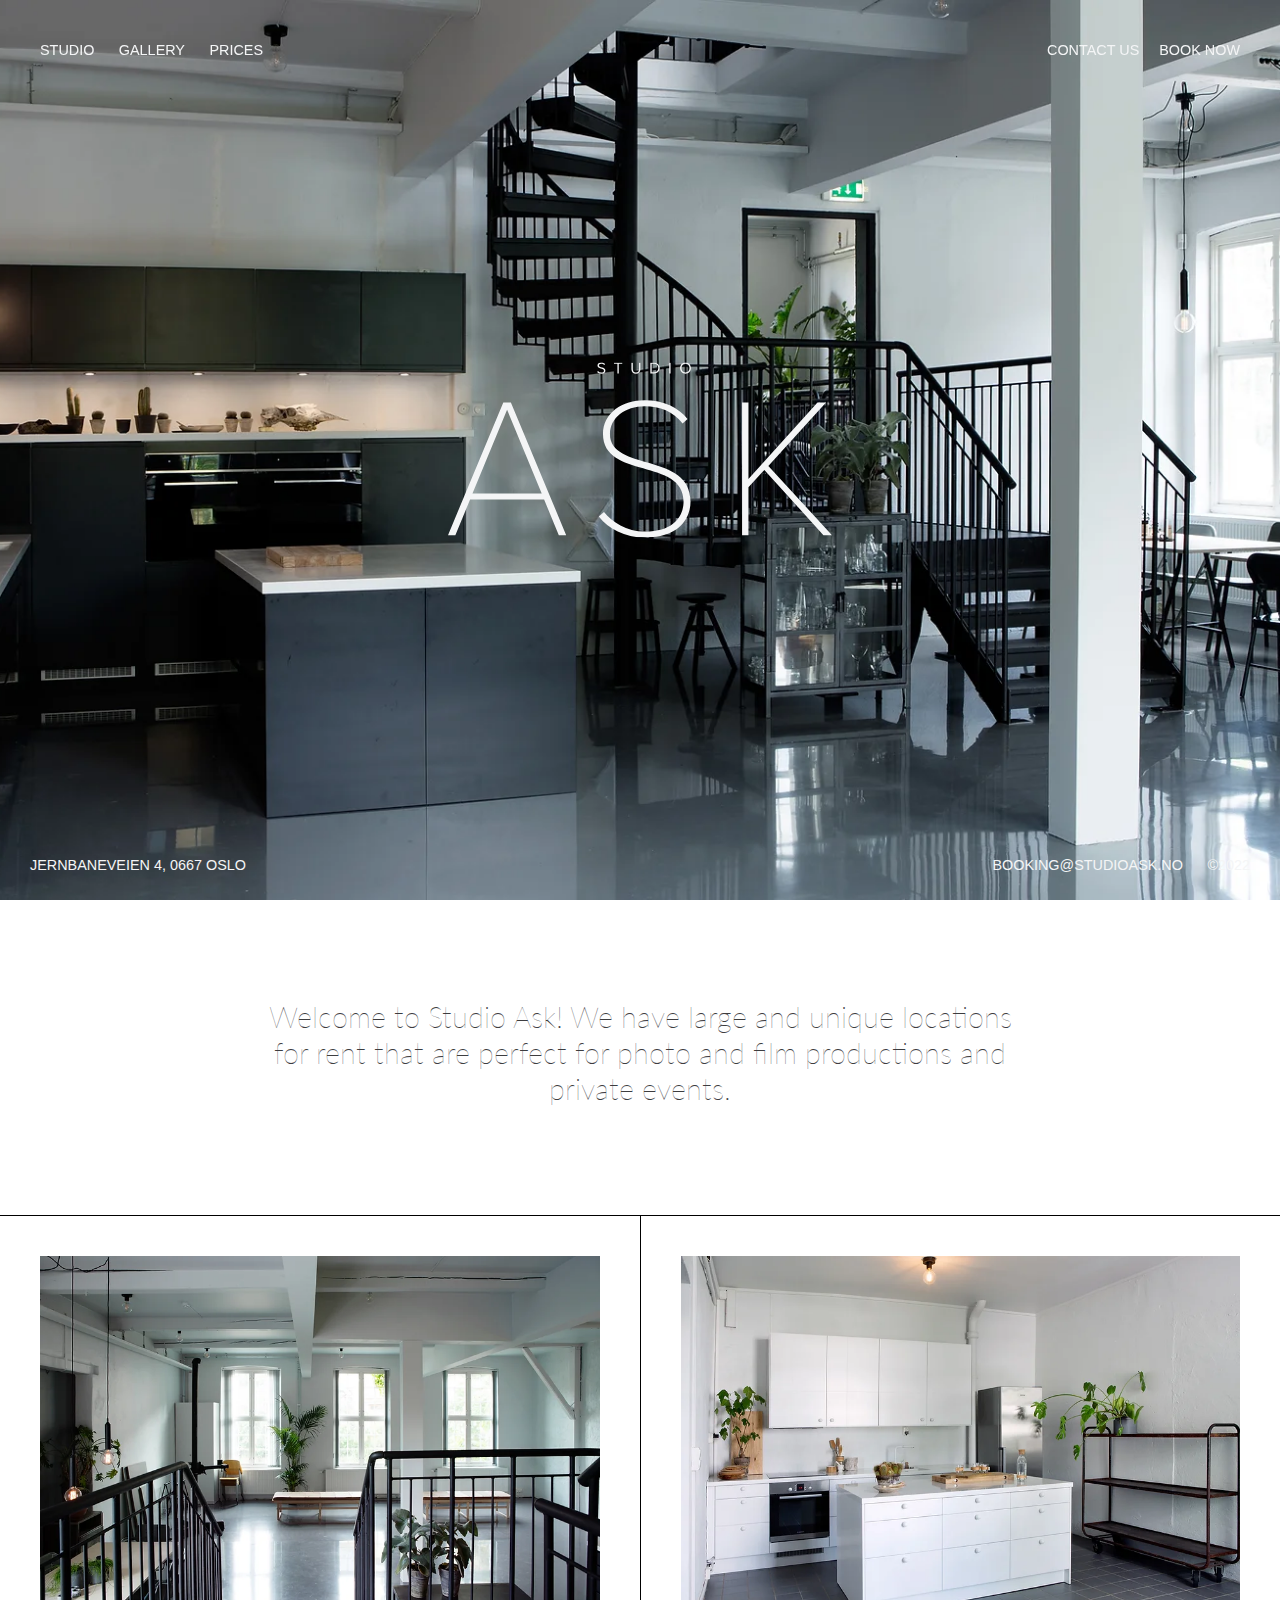
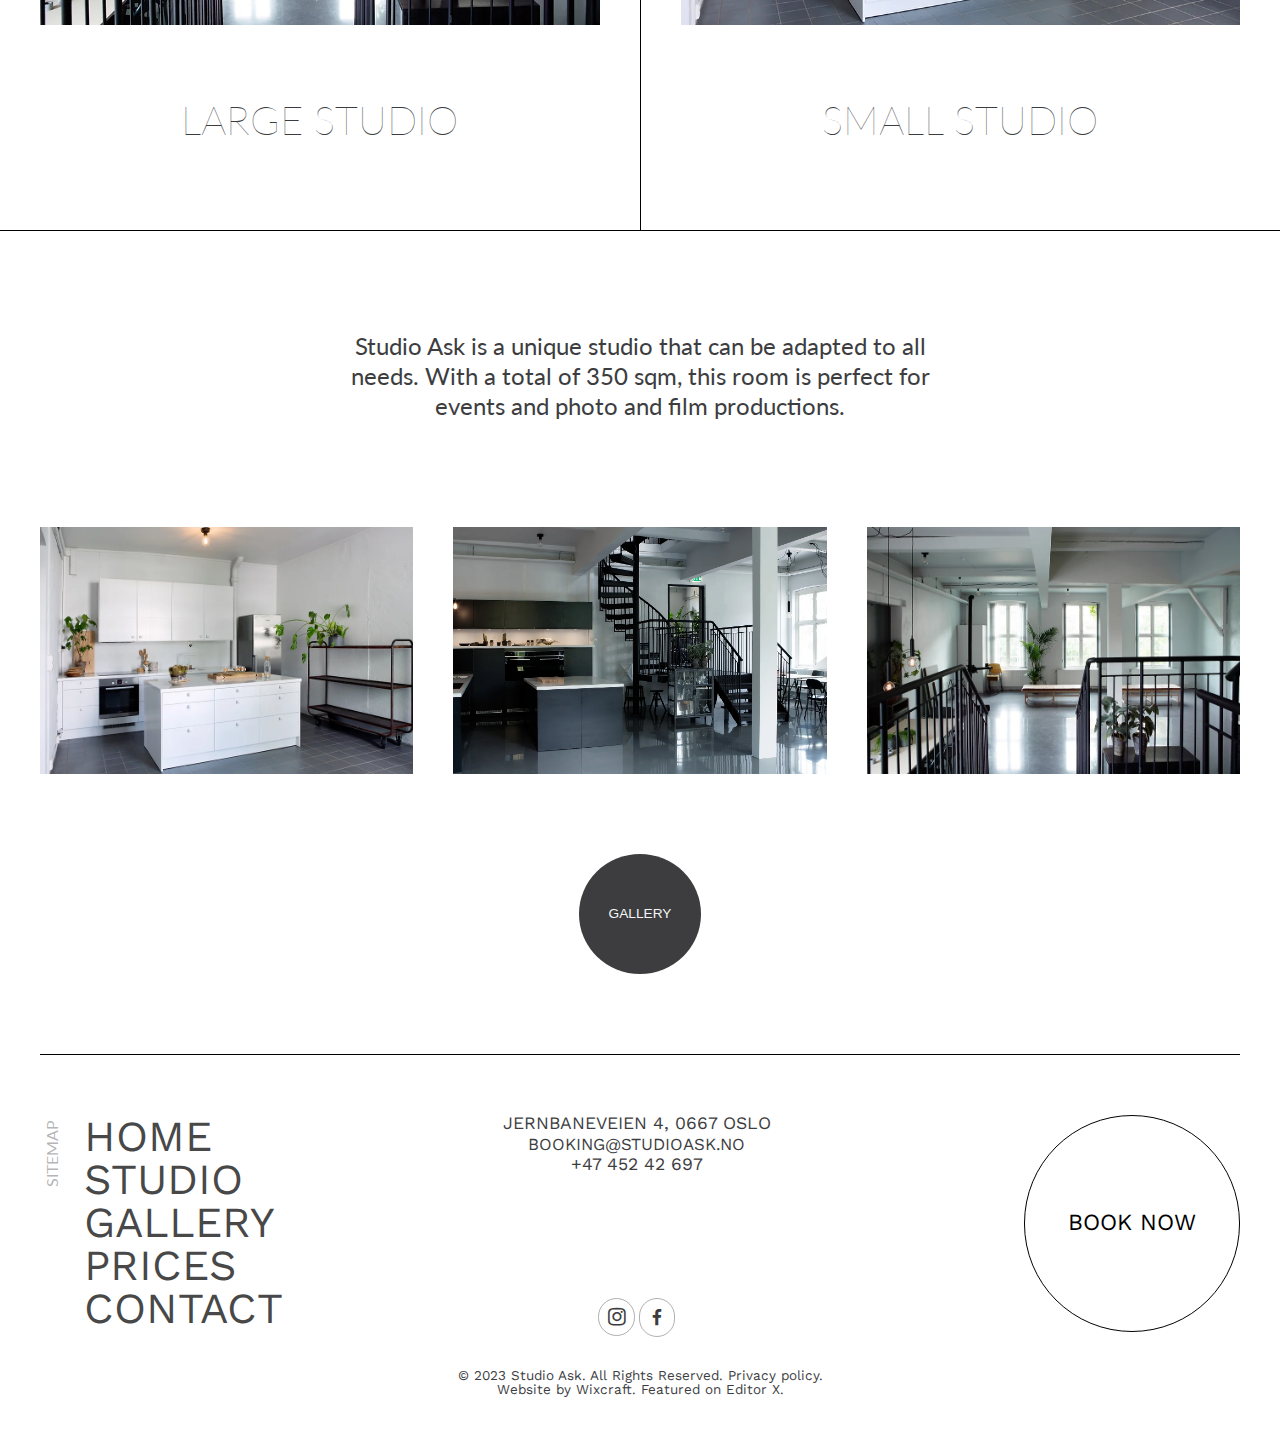
<file: index.html>
<html>
  <head>
    <title>Studio Ask | Bucharest</title>
    <meta name="viewport" content="width=device-width, initial-scale=1.0" />
    <link rel="stylesheet" href="./assets/css/cssReset.css" />
    <link rel="stylesheet" href="./assets/css/header.css" />
    <link rel="stylesheet" href="./assets/css/footer.css" />
    <link rel="stylesheet" href="./assets/css/main.css" />
    <link rel="preconnect" href="https://fonts.googleapis.com" />
    <link rel="preconnect" href="https://fonts.gstatic.com" crossorigin />
    <link
      href="https://fonts.googleapis.com/css2?family=Lato&display=swap"
      rel="stylesheet"
    />
    <script defer src="./assets/js/main.js"></script>
    <link
      rel="stylesheet"
      href="https://cdnjs.cloudflare.com/ajax/libs/font-awesome/4.7.0/css/font-awesome.min.css"
    />
  </head>

  <body>
    <nav id="navigation" data-full="false">
      <!-- Navigation default -->
      <div class="nav-default nav-wrapper">
        <ul class="nav-first-list nav-list">
          <li class="nav-li"><a href="./index1-studio.html">STUDIO</a></li>
          <li class="nav-li"><a href="./index2-gallery.html">GALLERY</a></li>
          <li class="nav-li"><a href="./index3-prices.html">PRICES</a></li>
        </ul>
        <div class="nav-secound-list nav-list">
          <ul class="nav-secound-list nav-list">
            <li class="nav-li"><a href="index4-contact.html">CONTACT US</a></li>
            <li class="nav-li"><a href="index5-bookNow.html">BOOK NOW</a></li>
          </ul>
        </div>
        <!--  Div nav-secound-list -->
      </div>
      <!--  Div nav-default -->
      <!-- Navigation full -->
      <div class="nav-full nav-wrapper">
        <ul class="nav-first-list nav-list nav-full-list">
          <li class="nav-li"><a href="index1-studio.html">STUDIO</a></li>
          <li class="nav-li"><a href="index2-gallery.html">GALLERY</a></li>
          <li class="nav-li"><a href="index3-prices.html">PRICES</a></li>
        </ul>
        <a href="/index.html"
          ><svg
            class="svg-logo"
            preserveAspectRatio="xMidYMid meet"
            data-bbox="-0.056 0.309 612.747 279.382"
            xmlns="http://www.w3.org/2000/svg"
            viewBox="-0.056 0.309 612.747 279.382"
            height="280"
            width="613"
            data-type="shape"
            role="presentation"
            aria-hidden="true"
          >
            <g>
              <g clip-path="url(#svgcid-zd9vpy8nci38)">
                <path
                  d="m237.946 15.6 1.31-1.676a7.198 7.198 0 0 0 5.473 2.514c3.114 0 4.107-1.677 4.107-3.036 0-4.505-10.339-1.993-10.339-8.224 0-2.879 2.566-4.869 6.02-4.869 2.644 0 4.714.917 6.18 2.461l-1.308 1.598c-1.311-1.466-3.143-2.095-5.055-2.095-2.068 0-3.586 1.126-3.586 2.775 0 3.93 10.342 1.676 10.342 8.195 0 2.515-1.729 5.132-6.439 5.132-3.014 0-5.264-1.151-6.705-2.776z"
                ></path>
                <path
                  d="M270.286 18.06V2.533h-5.524V.597h13.246v1.936h-5.551V18.06h-2.171z"
                ></path>
                <path
                  d="M292.675 11.28V.596h2.198v10.629c0 3.195 1.704 5.212 4.922 5.212 3.221 0 4.95-2.017 4.95-5.212V.596h2.198v10.657c0 4.346-2.409 7.121-7.148 7.121-4.711 0-7.12-2.802-7.12-7.095z"
                ></path>
                <path
                  d="M322.813 18.06V.597h5.972c5.445 0 8.954 3.795 8.954 8.746 0 4.973-3.509 8.717-8.954 8.717h-5.972zm12.675-8.717c0-3.771-2.383-6.808-6.703-6.808h-3.797v13.588h3.797c4.242 0 6.703-3.039 6.703-6.78z"
                ></path>
                <path d="M355.099.597h-2.171V18.06h2.171V.597z"></path>
                <path
                  d="M370.264 9.343c0-5.158 3.509-9.034 8.668-9.034 5.156 0 8.69 3.876 8.69 9.034 0 5.156-3.534 9.034-8.69 9.034-5.159 0-8.668-3.878-8.668-9.034zm15.107 0c0-4.085-2.539-7.095-6.439-7.095-3.929 0-6.415 3.01-6.415 7.095 0 4.059 2.486 7.095 6.415 7.095 3.9 0 6.439-3.036 6.439-7.095z"
                ></path>
                <path
                  d="m176.78 275.882-23.495-56.83h-118.1l-23.494 56.83H-.056l88.259-211.76h12.064l88.261 211.76H176.78zM94.235 75.869 38.996 209.53h110.482L94.235 75.869z"
                ></path>
                <path
                  d="m240.598 246.038 8.255-7.301c13.018 15.874 35.24 31.429 65.718 31.429 48.892 0 61.274-27.938 61.274-47.938 0-69.848-128.579-35.241-128.579-107.628 0-34.286 31.429-53.972 66.353-53.972 31.112 0 53.653 11.431 68.575 29.844l-7.936 7.303c-14.922-19.367-36.192-27.622-60.639-27.622-30.794 0-55.241 18.415-55.241 44.447 0 60.325 128.58 28.574 128.58 107.628 0 23.81-15.241 57.463-72.387 57.463-33.017 0-58.734-14.286-73.973-33.653z"
                ></path>
                <path
                  d="m599.039 275.882-94.291-104.133-25.401 27.619v76.514h-10.158V64.122h10.158v122.232L589.514 64.121h13.651L511.097 165.4l101.594 110.482h-13.652z"
                ></path>
              </g>
              <defs fill="none">
                <clipPath id="svgcid-zd9vpy8nci38">
                  <path fill="#ffffff" d="M612.635 0v280H0V0h612.635z"></path>
                </clipPath>
              </defs>
            </g>
          </svg>
        </a>
        <div class="nav-secound-list nav-list nav-full-list">
          <ul class="nav-secound-list nav-list">
            <li class="nav-li"><a href="index4-contact.html">CONTACT US</a></li>
            <li class="nav-li"><a href="index5-bookNow.html">BOOK NOW</a></li>
          </ul>
        </div>
        <!--  Div nav-secound-list -->
      </div>
      <!--  Div nav-full -->
      <div class="nav_mobile">
        <button class="drop_btn ">Menu</button>
        <ul class="nav_mobile--ul nav_hidden">
          <li class="nav-li"><a href="index1-studio.html">STUDIO</a></li>
          <li class="nav-li"><a href="index2-gallery.html">GALLERY</a></li>
          <li class="nav-li"><a href="index3-prices.html">PRICES</a></li>
          <li class="nav-li"><a href="index4-contact.html">CONTACT US</a></li>
          <li class="nav-li"><a href="index5-bookNow.html">BOOK NOW</a></li>
        </ul>
      </div>
    </nav>
    <!-- Section 1 -->
    <section class="container-1">
      <div class="container-1-div">
        <img src="./img/K0A7167.webp" />
      </div>
      <!--  Div container-1-div -->
      <div class="container-1-svg">
        <svg
          preserveAspectRatio="xMidYMid meet"
          data-bbox="-0.056 0.309 612.747 279.382"
          xmlns="http://www.w3.org/2000/svg"
          viewBox="-0.056 0.309 612.747 279.382"
          height="280"
          width="613"
          data-type="shape"
          role="presentation"
          aria-hidden="true"
        >
          <g>
            <g clip-path="url(#svgcid-zd9vpy8nci38)">
              <path
                d="m237.946 15.6 1.31-1.676a7.198 7.198 0 0 0 5.473 2.514c3.114 0 4.107-1.677 4.107-3.036 0-4.505-10.339-1.993-10.339-8.224 0-2.879 2.566-4.869 6.02-4.869 2.644 0 4.714.917 6.18 2.461l-1.308 1.598c-1.311-1.466-3.143-2.095-5.055-2.095-2.068 0-3.586 1.126-3.586 2.775 0 3.93 10.342 1.676 10.342 8.195 0 2.515-1.729 5.132-6.439 5.132-3.014 0-5.264-1.151-6.705-2.776z"
              ></path>
              <path
                d="M270.286 18.06V2.533h-5.524V.597h13.246v1.936h-5.551V18.06h-2.171z"
              ></path>
              <path
                d="M292.675 11.28V.596h2.198v10.629c0 3.195 1.704 5.212 4.922 5.212 3.221 0 4.95-2.017 4.95-5.212V.596h2.198v10.657c0 4.346-2.409 7.121-7.148 7.121-4.711 0-7.12-2.802-7.12-7.095z"
              ></path>
              <path
                d="M322.813 18.06V.597h5.972c5.445 0 8.954 3.795 8.954 8.746 0 4.973-3.509 8.717-8.954 8.717h-5.972zm12.675-8.717c0-3.771-2.383-6.808-6.703-6.808h-3.797v13.588h3.797c4.242 0 6.703-3.039 6.703-6.78z"
              ></path>
              <path d="M355.099.597h-2.171V18.06h2.171V.597z"></path>
              <path
                d="M370.264 9.343c0-5.158 3.509-9.034 8.668-9.034 5.156 0 8.69 3.876 8.69 9.034 0 5.156-3.534 9.034-8.69 9.034-5.159 0-8.668-3.878-8.668-9.034zm15.107 0c0-4.085-2.539-7.095-6.439-7.095-3.929 0-6.415 3.01-6.415 7.095 0 4.059 2.486 7.095 6.415 7.095 3.9 0 6.439-3.036 6.439-7.095z"
              ></path>
              <path
                d="m176.78 275.882-23.495-56.83h-118.1l-23.494 56.83H-.056l88.259-211.76h12.064l88.261 211.76H176.78zM94.235 75.869 38.996 209.53h110.482L94.235 75.869z"
              ></path>
              <path
                d="m240.598 246.038 8.255-7.301c13.018 15.874 35.24 31.429 65.718 31.429 48.892 0 61.274-27.938 61.274-47.938 0-69.848-128.579-35.241-128.579-107.628 0-34.286 31.429-53.972 66.353-53.972 31.112 0 53.653 11.431 68.575 29.844l-7.936 7.303c-14.922-19.367-36.192-27.622-60.639-27.622-30.794 0-55.241 18.415-55.241 44.447 0 60.325 128.58 28.574 128.58 107.628 0 23.81-15.241 57.463-72.387 57.463-33.017 0-58.734-14.286-73.973-33.653z"
              ></path>
              <path
                d="m599.039 275.882-94.291-104.133-25.401 27.619v76.514h-10.158V64.122h10.158v122.232L589.514 64.121h13.651L511.097 165.4l101.594 110.482h-13.652z"
              ></path>
            </g>
            <defs fill="none">
              <clipPath id="svgcid-zd9vpy8nci38">
                <path fill="#ffffff" d="M612.635 0v280H0V0h612.635z"></path>
              </clipPath>
            </defs>
          </g>
        </svg>
      </div>
      <!--  Div Container-1-svg -->
      <div class="container-1-span">
        <span>JERNBANEVEIEN 4, 0667 OSLO</span>
        <div class="span2">
          <span class="email-adress">BOOKING@STUDIOASK.NO</span>
          <span class="year">©2022</span>
        </div>
        <!--  Div span2 -->
      </div>
      <!--  Div container-1-span -->
    </section>
    <!-- Section 2 -->
    <section class="container-2">
      <div class="welcome-text">
        <p>
          Welcome to Studio Ask! We have large and unique locations for rent
          that are perfect for photo and film productions and private events.
        </p>
      </div>
      <!--  Div welcome-text -->
    </section>
    <!-- Section 3 -->
    <section class="container-3">
      <div class="container-3-flex">
        <div class="img1">
          <img src="./img/K0A7186.webp" />
          <p>large studio</p>
        </div>
        <div class="img2">
          <img src="./img/K0A7111.webp" />
          <p>small studio</p>
        </div>
      </div>
      <!--  Div container-3-flex -->
    </section>

    <!-- Section 4 -->
    <section class="container-4 container-2">
      <div class="welcome-text-c4">
        <p>
          Studio Ask is a unique studio that can be adapted to all needs. With a
          total of 350 sqm, this room is perfect for events and photo and film
          productions.
        </p>
      </div>
      <!--  Div welcome-text-c4 -->
    </section>
    <!-- Section 5 -->
    <section class="container-5">
      <div class="container-5-wrapper">
        <div class="container-5-img">
          <div class="container-5-img-div2">
            <img class="full-img" src="./img/K0A7111.webp" />
            <img
              class="full-img container-5-img-div2-img2"
              src="/img/K0A7167.webp"
            />
            <img class="full-img" src="./img/K0A7186.webp" />
          </div>
          <!--  Div container-5-img-div2-->
        </div>
        <!--  Div container-5-img -->
        <div class="container-5-button btn">
          <button>
            <a href="https://www.studioask.no/en/galleri">gallery</a>
          </button>
        </div>
      </div>
      <!--  Div container-5-wrapper -->
    </section>
    <!-- Footer -->
    <footer>
      <div class="line-footer"></div>
      <div class="footer-container">
        <div class="map-footer">
          <p>SITEMAP</p>
        </div>
        <div class="footer-grid">
          <div class="ul-1-footer">
            <li><a href="">Home</a></li>
            <li><a href="">Studio</a></li>
            <li><a href="">Gallery</a></li>
            <li><a href="">Prices</a></li>
            <li><a href="">Contact</a></li>
          </div>
          <!--  Div ul-1-footer -->
          <div class="adress-footer">
            <p>JERNBANEVEIEN 4, 0667 OSLO</p>
            <p>
              <a href="mailto:BOOKING@STUDIOASK.NO">BOOKING@STUDIOASK.NO</a>
            </p>
            <p>+47 452 42 697</p>

            <div class="linkElement-footer">
              <span class="instagram">
                <a href="https://www.instagram.com/studioask/">
                  <i class="fa fa-instagram"></i
                ></a>
              </span>
              <span class="facebook">
                <a href="https://www.facebook.com/StudioAskOslo"
                  ><i class="fa fa-facebook-f"></i
                ></a>
              </span>
            </div>
            <!--  Div linkElement-footer -->
          </div>
          <!--  Div adress-footer -->
          <div class="bookNow-footer">
            <a href="index5-bookNow.html"><button>book now</button></a>
          </div>
          <!--  Div bookNow-footer -->
        </div>
        <!--  Div footer-grid-->
      </div>
      <!--  Div footer-gcontainer-->
      <div class="privancy-policy">
        <p>© 2023 Studio Ask. All Rights Reserved. Privacy policy.</p>
        <p>
          <a href="https://www.editorx.com/"
            >Website by Wixcraft. Featured on Editor X.</a
          >
        </p>
      </div>
      <!--  Div privancy-policy-->
    </footer>
  </body>
</html>
</file>
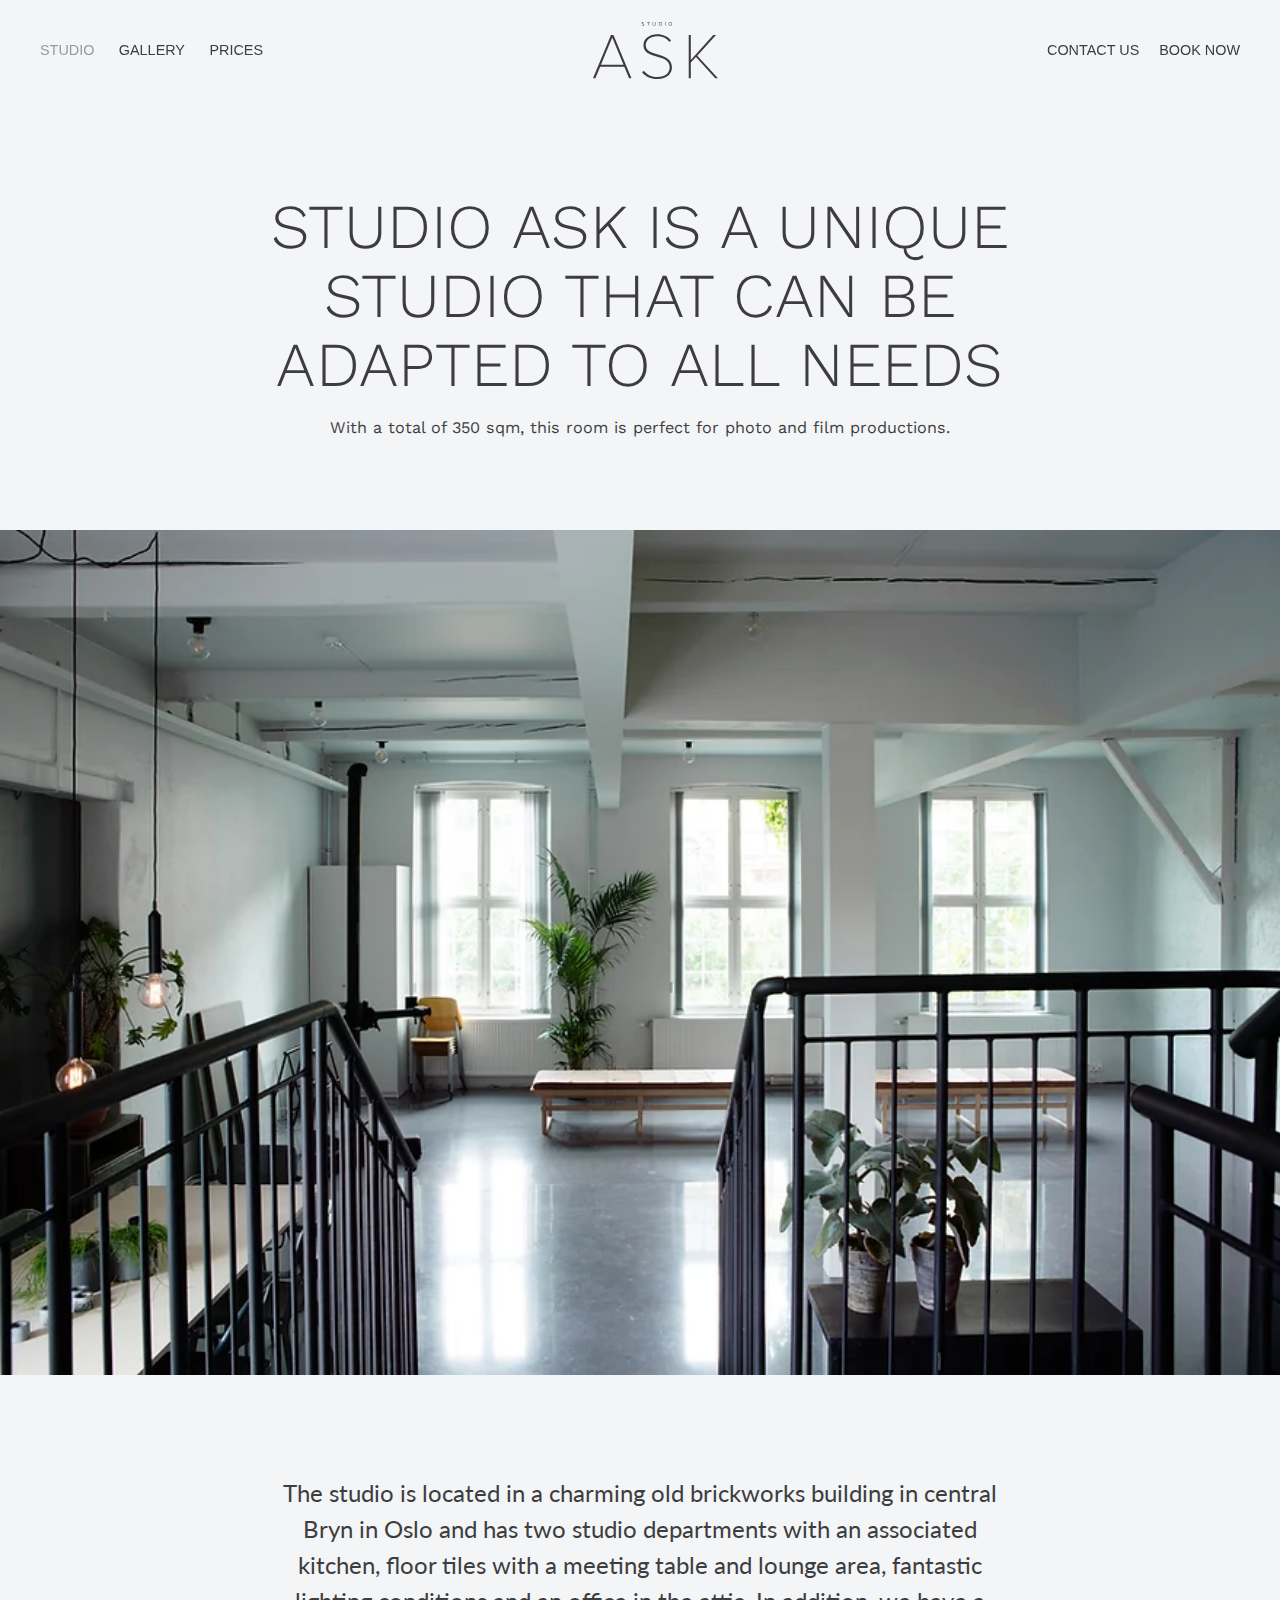
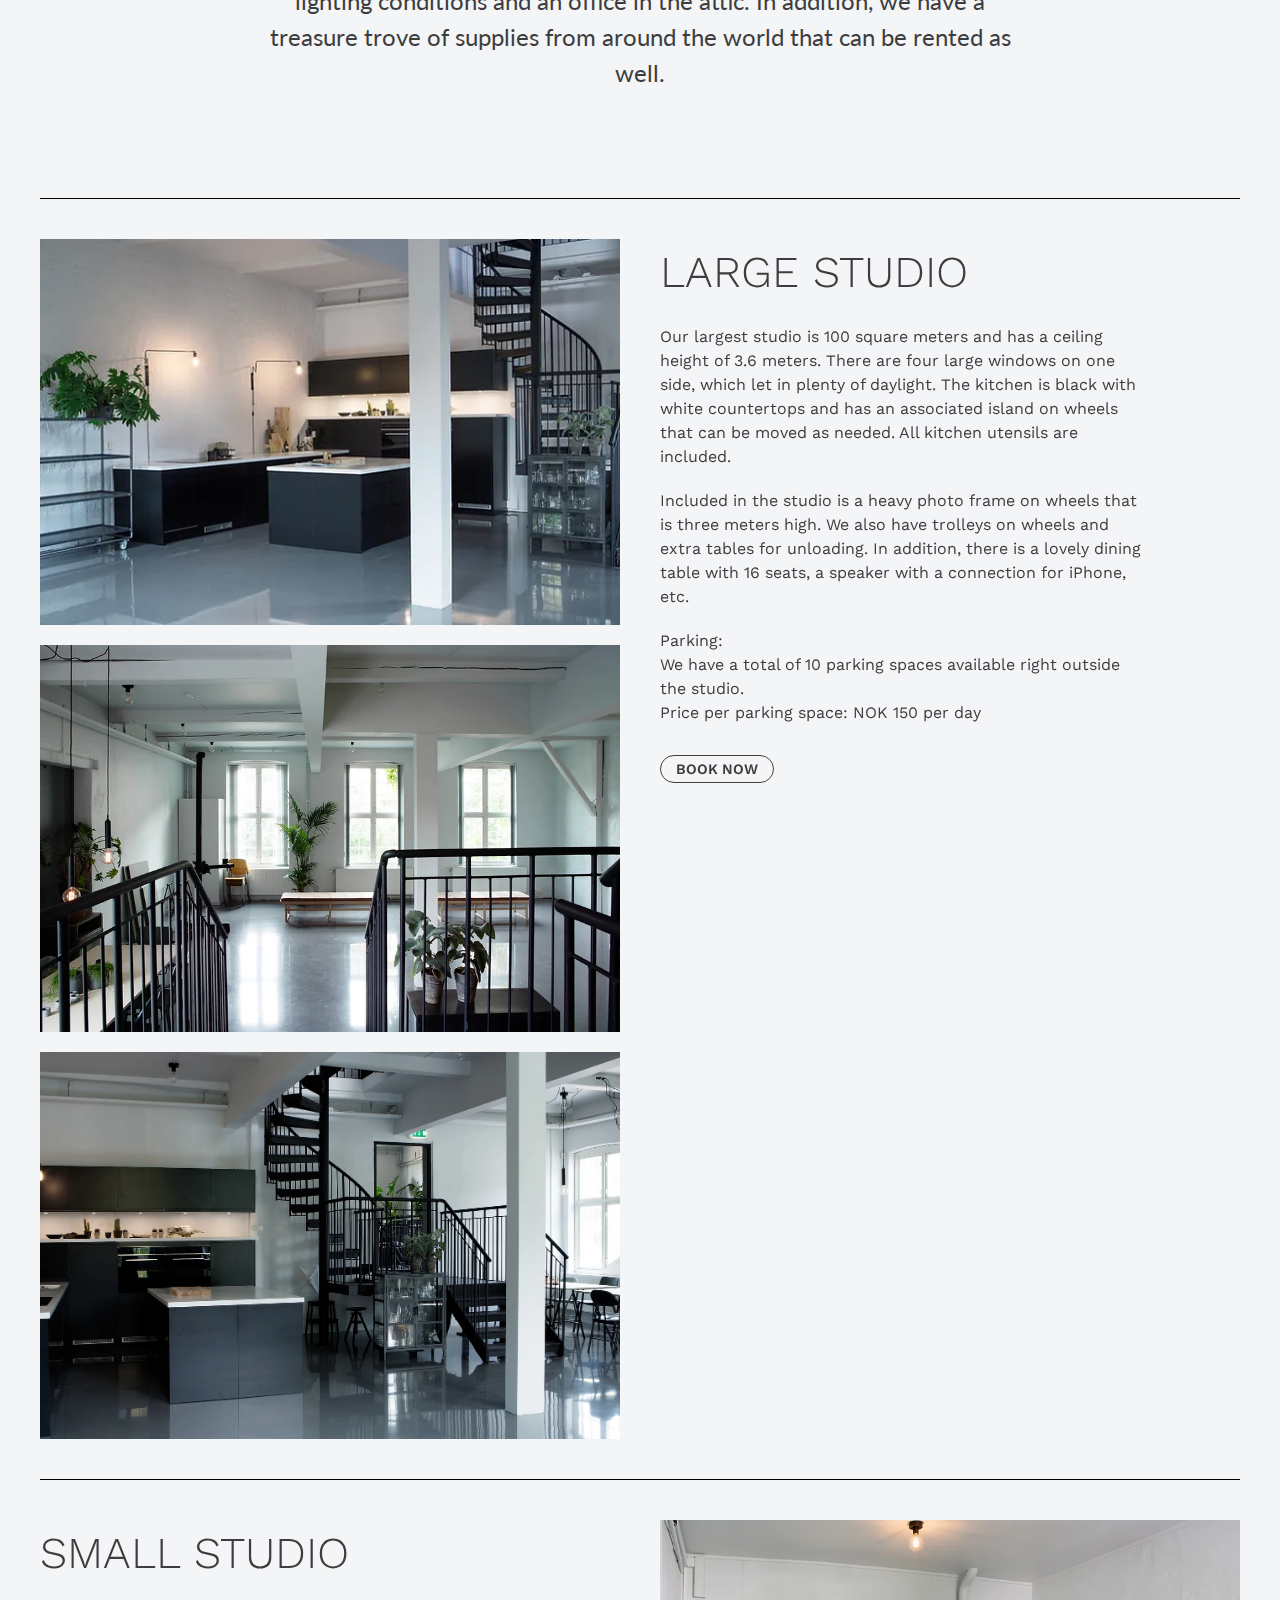
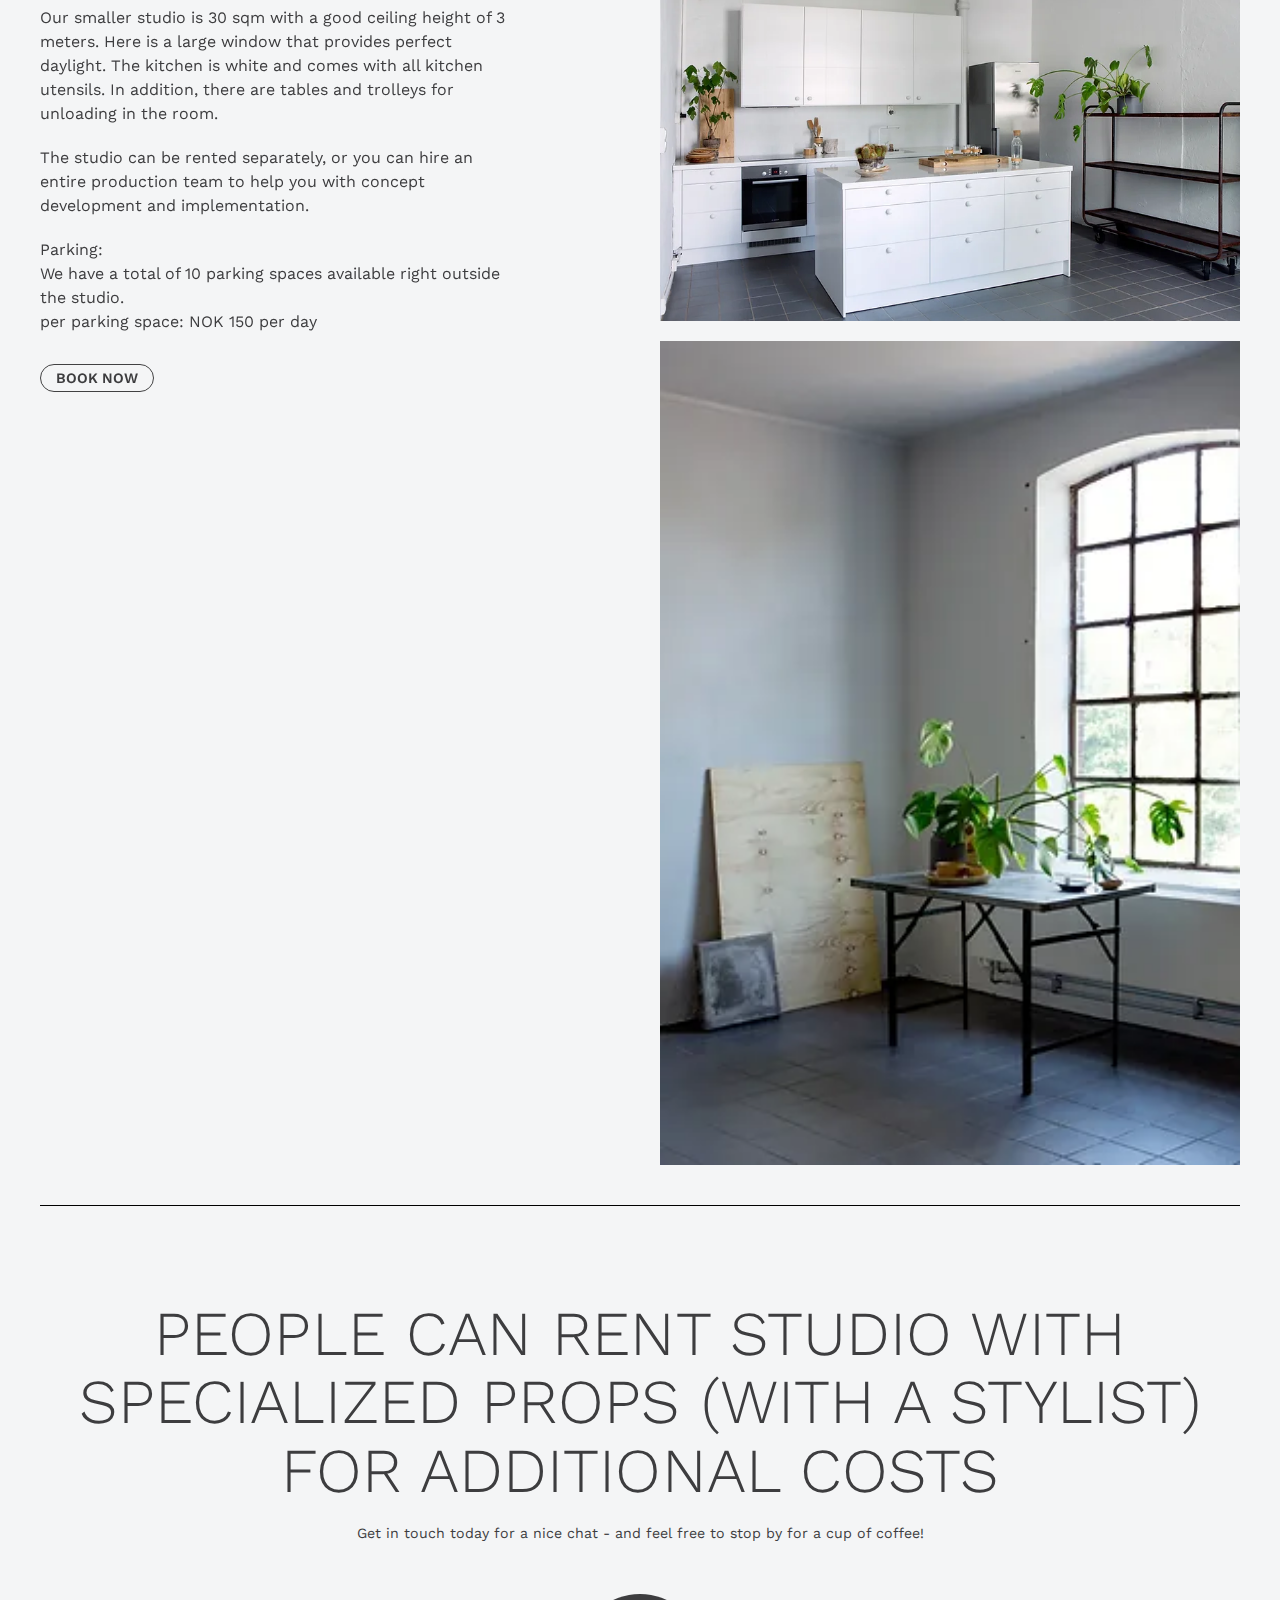
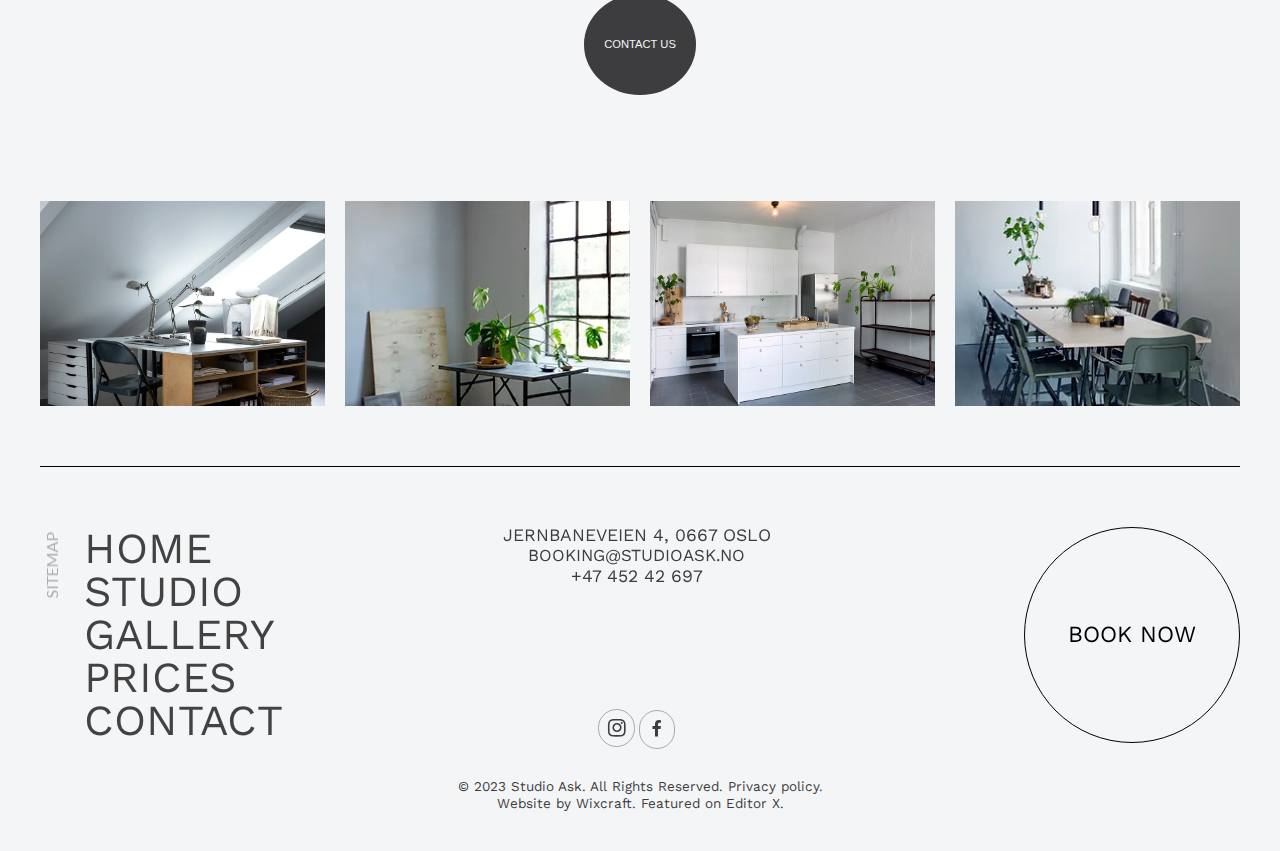
<file: index1-studio.html>
<!DOCTYPE html>
<html lang="en">
  <head>
    <title>Studio | Studio Ask</title>
    <meta name="viewport" content="width=device-width, initial-scale=1.0" />
    <link rel="stylesheet" href="./assets/css/cssReset.css" />
    <link rel="stylesheet" href="./assets/css/header.css" />
    <link rel="stylesheet" href="./assets/css/footer.css" />
    <link rel="stylesheet" href="./assets/css/main.css" />
    <link rel="stylesheet" href="./assets/css/cssNavFiles.css" />
    <link rel="stylesheet" href="./assets/css/css3Prices.css" />
    <link rel="stylesheet" href="./assets/css/css5BookNow.css" />
    <link rel="stylesheet" href="./assets/css/css1Studio.css" />
    <link rel="preconnect" href="https://fonts.googleapis.com" />
    <link rel="preconnect" href="https://fonts.gstatic.com" crossorigin />
    <link
      href="https://fonts.googleapis.com/css2?family=Lato&display=swap"
      rel="stylesheet"
    />
    <link
      rel="stylesheet"
      href="https://cdnjs.cloudflare.com/ajax/libs/font-awesome/4.7.0/css/font-awesome.min.css"
    />
    <script defer src="/assets/js/js1Studio.js"></script>
    <script defer src="./assets/js/main.js"></script>
  </head>
  <body>
    <nav id="navigation">
      <div class="nav-full nav-wrapper">
        <ul class="nav-first-list nav-list nav-full-list">
          <li class="nav-li active"><a href="/index1-studio.html">STUDIO</a></li>
          <li class="nav-li"><a href="index2-gallery.html">GALLERY</a></li>
          <li class="nav-li"><a href="index3-prices.html">PRICES</a></li>
        </ul>
        <a href="/index.html"
          ><svg
            class="svg-logo"
            preserveAspectRatio="xMidYMid meet"
            data-bbox="-0.056 0.309 612.747 279.382"
            xmlns="http://www.w3.org/2000/svg"
            viewBox="-0.056 0.309 612.747 279.382"
            height="280"
            width="613"
            data-type="shape"
            role="presentation"
            aria-hidden="true"
          >
            <g>
              <g clip-path="url(#svgcid-zd9vpy8nci38)">
                <path
                  d="m237.946 15.6 1.31-1.676a7.198 7.198 0 0 0 5.473 2.514c3.114 0 4.107-1.677 4.107-3.036 0-4.505-10.339-1.993-10.339-8.224 0-2.879 2.566-4.869 6.02-4.869 2.644 0 4.714.917 6.18 2.461l-1.308 1.598c-1.311-1.466-3.143-2.095-5.055-2.095-2.068 0-3.586 1.126-3.586 2.775 0 3.93 10.342 1.676 10.342 8.195 0 2.515-1.729 5.132-6.439 5.132-3.014 0-5.264-1.151-6.705-2.776z"
                ></path>
                <path
                  d="M270.286 18.06V2.533h-5.524V.597h13.246v1.936h-5.551V18.06h-2.171z"
                ></path>
                <path
                  d="M292.675 11.28V.596h2.198v10.629c0 3.195 1.704 5.212 4.922 5.212 3.221 0 4.95-2.017 4.95-5.212V.596h2.198v10.657c0 4.346-2.409 7.121-7.148 7.121-4.711 0-7.12-2.802-7.12-7.095z"
                ></path>
                <path
                  d="M322.813 18.06V.597h5.972c5.445 0 8.954 3.795 8.954 8.746 0 4.973-3.509 8.717-8.954 8.717h-5.972zm12.675-8.717c0-3.771-2.383-6.808-6.703-6.808h-3.797v13.588h3.797c4.242 0 6.703-3.039 6.703-6.78z"
                ></path>
                <path d="M355.099.597h-2.171V18.06h2.171V.597z"></path>
                <path
                  d="M370.264 9.343c0-5.158 3.509-9.034 8.668-9.034 5.156 0 8.69 3.876 8.69 9.034 0 5.156-3.534 9.034-8.69 9.034-5.159 0-8.668-3.878-8.668-9.034zm15.107 0c0-4.085-2.539-7.095-6.439-7.095-3.929 0-6.415 3.01-6.415 7.095 0 4.059 2.486 7.095 6.415 7.095 3.9 0 6.439-3.036 6.439-7.095z"
                ></path>
                <path
                  d="m176.78 275.882-23.495-56.83h-118.1l-23.494 56.83H-.056l88.259-211.76h12.064l88.261 211.76H176.78zM94.235 75.869 38.996 209.53h110.482L94.235 75.869z"
                ></path>
                <path
                  d="m240.598 246.038 8.255-7.301c13.018 15.874 35.24 31.429 65.718 31.429 48.892 0 61.274-27.938 61.274-47.938 0-69.848-128.579-35.241-128.579-107.628 0-34.286 31.429-53.972 66.353-53.972 31.112 0 53.653 11.431 68.575 29.844l-7.936 7.303c-14.922-19.367-36.192-27.622-60.639-27.622-30.794 0-55.241 18.415-55.241 44.447 0 60.325 128.58 28.574 128.58 107.628 0 23.81-15.241 57.463-72.387 57.463-33.017 0-58.734-14.286-73.973-33.653z"
                ></path>
                <path
                  d="m599.039 275.882-94.291-104.133-25.401 27.619v76.514h-10.158V64.122h10.158v122.232L589.514 64.121h13.651L511.097 165.4l101.594 110.482h-13.652z"
                ></path>
              </g>
              <defs fill="none">
                <clipPath id="svgcid-zd9vpy8nci38">
                  <path fill="#ffffff" d="M612.635 0v280H0V0h612.635z"></path>
                </clipPath>
              </defs>
            </g>
          </svg>
        </a>
        <div class="nav-secound-list nav-list nav-full-list">
          <ul class="nav-secound-list nav-list">
            <li class="nav-li">
              <a href="index4-contact.html">CONTACT US</a>
            </li>
            <li class="nav-li"><a href="index5-bookNow.html">BOOK NOW</a></li>
          </ul>
        </div>
        <!--  Div nav-secound-list -->
      </div>
      <!--  Div nav-full -->
      <div class="nav_mobile">
        <button class="drop_btn">Menu</button>
        <ul class="nav_mobile--ul nav_hidden">
          <li class="nav-li"><a href="index1-studio.html">STUDIO</a></li>
          <li class="nav-li"><a href="index2-gallery.html">GALLERY</a></li>
          <li class="nav-li"><a href="index3-prices.html">PRICES</a></li>
          <li class="nav-li"><a href="index4-contact.html">CONTACT US</a></li>
          <li class="nav-li"><a href="index5-bookNow.html">BOOK NOW</a></li>
        </ul>
      </div>
    </nav>
    <!-- Section 1 -->
    <section class="section1-wrapper">
      <div class="container-studio container1">
        <h1>STUDIO ASK IS A UNIQUE STUDIO THAT CAN BE ADAPTED TO ALL NEEDS</h1>
        <p>
          With a total of 350 sqm, this room is perfect for photo and film
          productions.
        </p>
      </div>
      <!--  Div container-studio-->
    </section>
    <!-- Section 2 -->
    <section class="section2-studio">
      <div class="s2-studio-wrapper">
        <img src="./img/K0A7186.webp" />
      </div>
      <!--  Div s2-studio-wrapper-->
    </section>

    <!-- Section 3 -->
    <section class="container-4 s3-studio container-2">
      <div class="s3-studio-text welcome-text-c4">
        <p>
          The studio is located in a charming old brickworks building in central
          Bryn in Oslo and has two studio departments with an associated
          kitchen, floor tiles with a meeting table and lounge area, fantastic
          lighting conditions and an office in the attic. In addition, we have a
          treasure trove of supplies from around the world that can be rented as
          well.
        </p>
      </div>
      <!--  Div s3-studio-text -->
    </section>
    <section>
    <div class="black-line"></div>
  </section>
    <!-- section 4 -->
    <section class="container-s4-studio">
      <div class="s4-studio-wrapper">
        <div class="s4sw-img">
          <img class="full-img" src="./img/K0A7175.webp" />
          <img class="full-img" src="./img/K0A7186.webp" />
          <img class="full-img" src="./img/K0A7167.webp" />
        </div>
        <!--  Div s4sw-img -->
        <div class="s4sw-text ps2_w_text sticky-position">
          <h3>large studio</h3>
          <p>
            Our largest studio is 100 square meters and has a ceiling height of
            3.6 meters. There are four large windows on one side, which let in
            plenty of daylight. The kitchen is black with white countertops and
            has an associated island on wheels that can be moved as needed. All
            kitchen utensils are included.
          </p>
          <p>
            Included in the studio is a heavy photo frame on wheels that is
            three meters high. We also have trolleys on wheels and extra tables
            for unloading. In addition, there is a lovely dining table with 16
            seats, a speaker with a connection for iPhone, etc.
          </p>
          <div>
            <p>
              Parking: </p>
              <p>
              We have a total of 10 parking spaces available right
              outside the studio. 
              <p>Price per parking space: NOK 150 per day</p>
            </p>
          </div>
          <div>
            <button class="btn"><a href="">book now</a></button>
          </div>
        </div>
      </div>
      <!--  Div container-s4-studio -->
    </section>
    <section>
      <div class="black-line"></div>
    </section>
          <!-- section 5 -->
    <section class="container-s5-studio container-s4-studio">
      <div class="s5-studio-wrapper s4-studio-wrapper">
    
        <div class="s5sw-text s4sw-text ps2_w_text sticky-position">
          <h3>small studio</h3>
          <p>
            Our smaller studio is 30 sqm with a good ceiling height of 3 meters. Here is a large window that provides perfect daylight. The kitchen is white and comes with all kitchen utensils. In addition, there are tables and trolleys for unloading in the room.
          </p>
          <p>
            The studio can be rented separately, or you can hire an entire production team to help you with concept development and implementation.
          </p>
          <div>
          <p>
            Parking: </p>
            <p>
            We have a total of 10 parking spaces available right
            outside the studio. 
            <p>per parking space: NOK 150 per day</p> 
          </p>
        </div>
          <div>
            <button class="btn"><a href="">book now</a></button>
          </div>
        </div>
        <div class="s5sw-img">
          <img class="s5sw-img-1" src="./img/K0A7111.webp" />
          <img class="s5sw-img-2" src="./img/K0A7061.webp" />
        </div>
        <!--  Div s5sw-img -->
      </div>
      <!--  Div container-s5-studio -->
    </section>
    <section>
      <div class="black-line"></div>
    </section>
    <!-- Section 6 -->
    <section class="section6-wrapper section1-wrapper">
      <div class="container6 container-studio container1 ">
        <h1>PEOPLE CAN RENT STUDIO WITH SPECIALIZED PROPS (WITH A STYLIST) FOR ADDITIONAL COSTS</h1>
        <p>
          Get in touch today for a nice chat - and feel free to stop by for a cup of coffee!
        </p>
      </div>
      <!--  Div container6-->
      <div class="section6-wrapper-button">
        <button class="s6w-btn"><a href="index4-contact.html">contact us</a></button>
      </div>
      <div class="foto-wrapper">
        <div class="col">
          <div class="fw-img1 fw-img"></div>
        </div>
        <div class="col">
          <div class="fw-img2 fw-img"></div>
        </div>
        <div class="col">
          <div class="fw-img3 fw-img"></div>
        </div>
        <div class="col">
          <div class="fw-img4 fw-img"></div>
        </div>
      </div>
    </section>
    <!-- Footer -->
    <footer>
      <div class="line-footer"></div>
      <div class="footer-container">
        <div class="map-footer">
          <p>SITEMAP</p>
        </div>
        <div class="footer-grid">
          <div class="ul-1-footer">
            <li><a href="">Home</a></li>
            <li><a href="">Studio</a></li>
            <li><a href="">Gallery</a></li>
            <li><a href="">Prices</a></li>
            <li><a href="">Contact</a></li>
          </div>
          <!--  Div ul-1-footer -->
          <div class="adress-footer">
            <p>JERNBANEVEIEN 4, 0667 OSLO</p>
            <p>
              <a href="mailto:BOOKING@STUDIOASK.NO">BOOKING@STUDIOASK.NO</a>
            </p>
            <p>+47 452 42 697</p>

            <div class="linkElement-footer">
              <span class="instagram">
                <a href="https://www.instagram.com/studioask/">
                  <i class="fa fa-instagram"></i
                ></a>
              </span>
              <span class="facebook">
                <a href="https://www.facebook.com/StudioAskOslo"
                  ><i class="fa fa-facebook-f"></i
                ></a>
              </span>
            </div>
            <!--  Div linkElement-footer -->
          </div>
          <!--  Div adress-footer -->
          <div class="bookNow-footer">
            <a href="index5-bookNow.html"><button>book now</button></a>
          </div>
          <!--  Div bookNow-footer -->
        </div>
        <!--  Div footer-grid-->
      </div>
      <!--  Div footer-gcontainer-->
      <div class="privancy-policy">
        <p>© 2023 Studio Ask. All Rights Reserved. Privacy policy.</p>
        <p>
          <a href="https://www.editorx.com/"
            >Website by Wixcraft. Featured on Editor X.</a
          >
        </p>
      </div>
      <!--  Div privancy-policy-->
    </footer>
  </body>
</html>
</file>
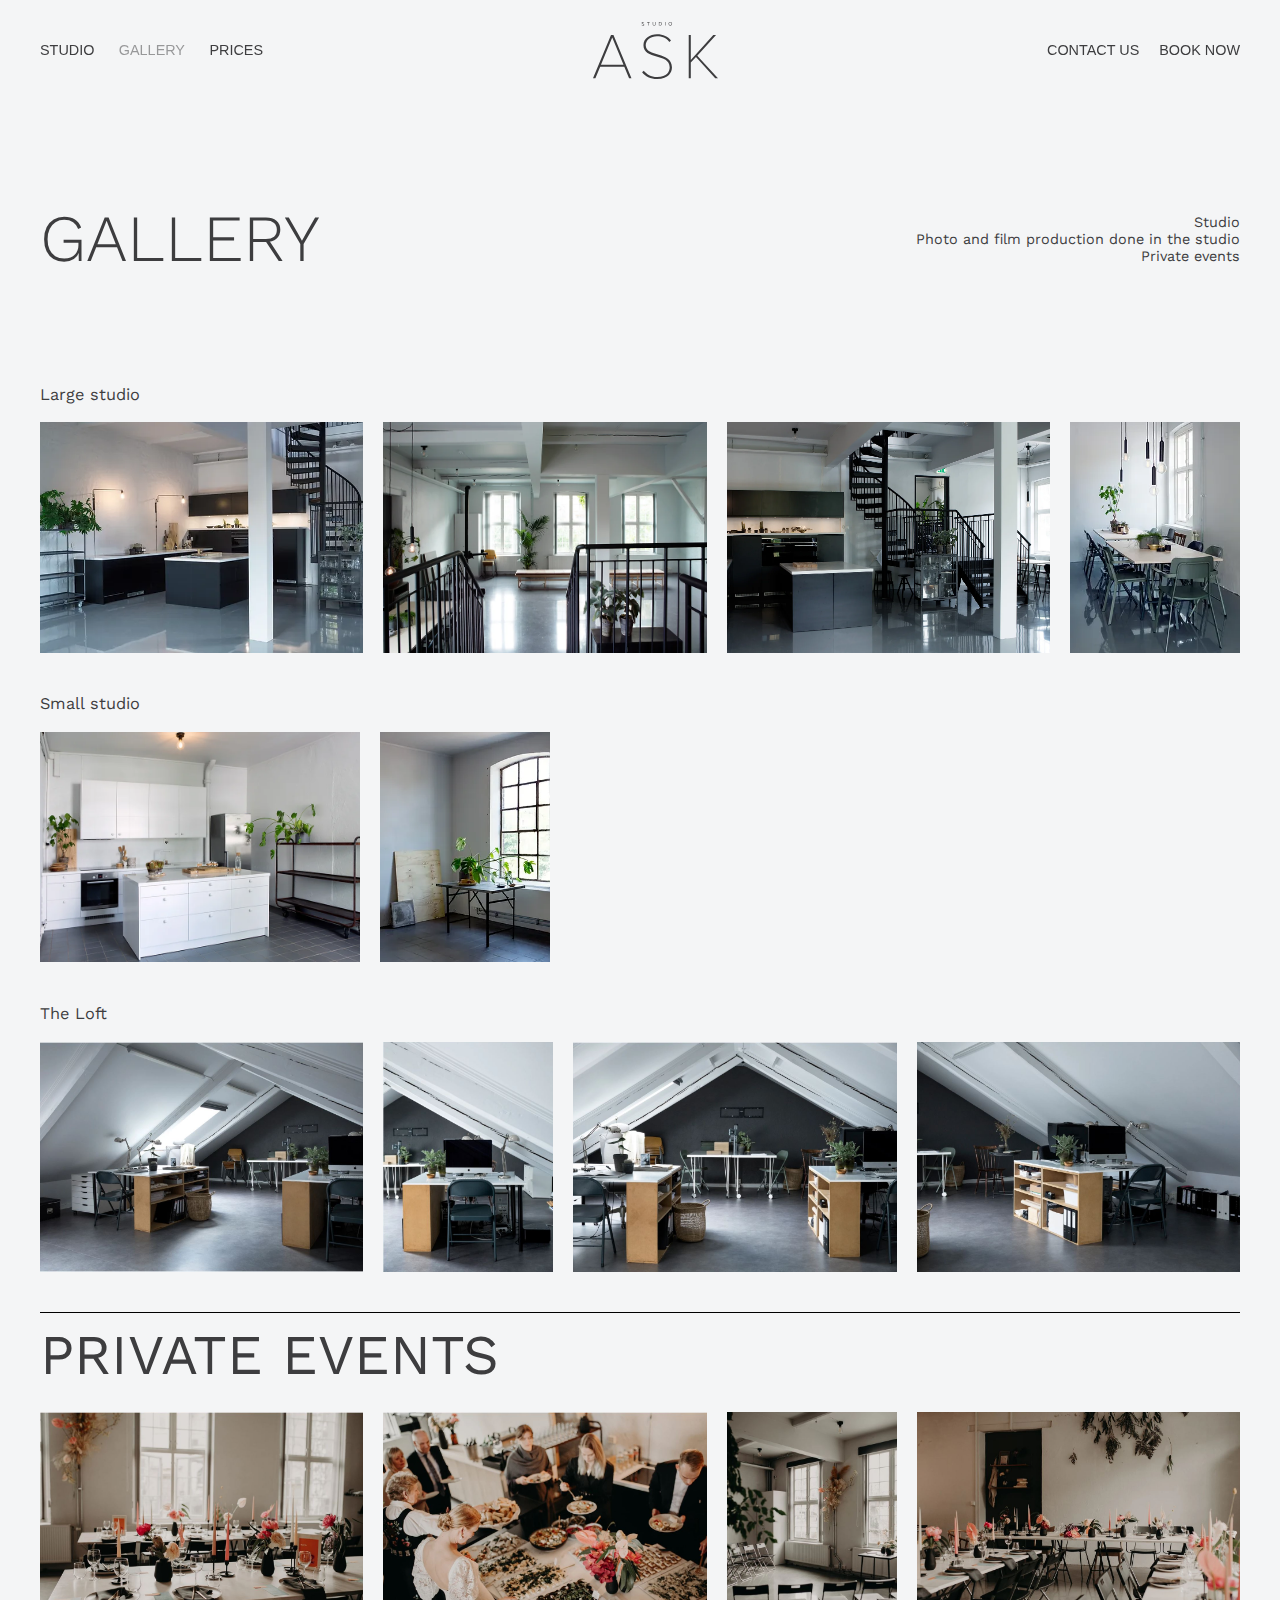
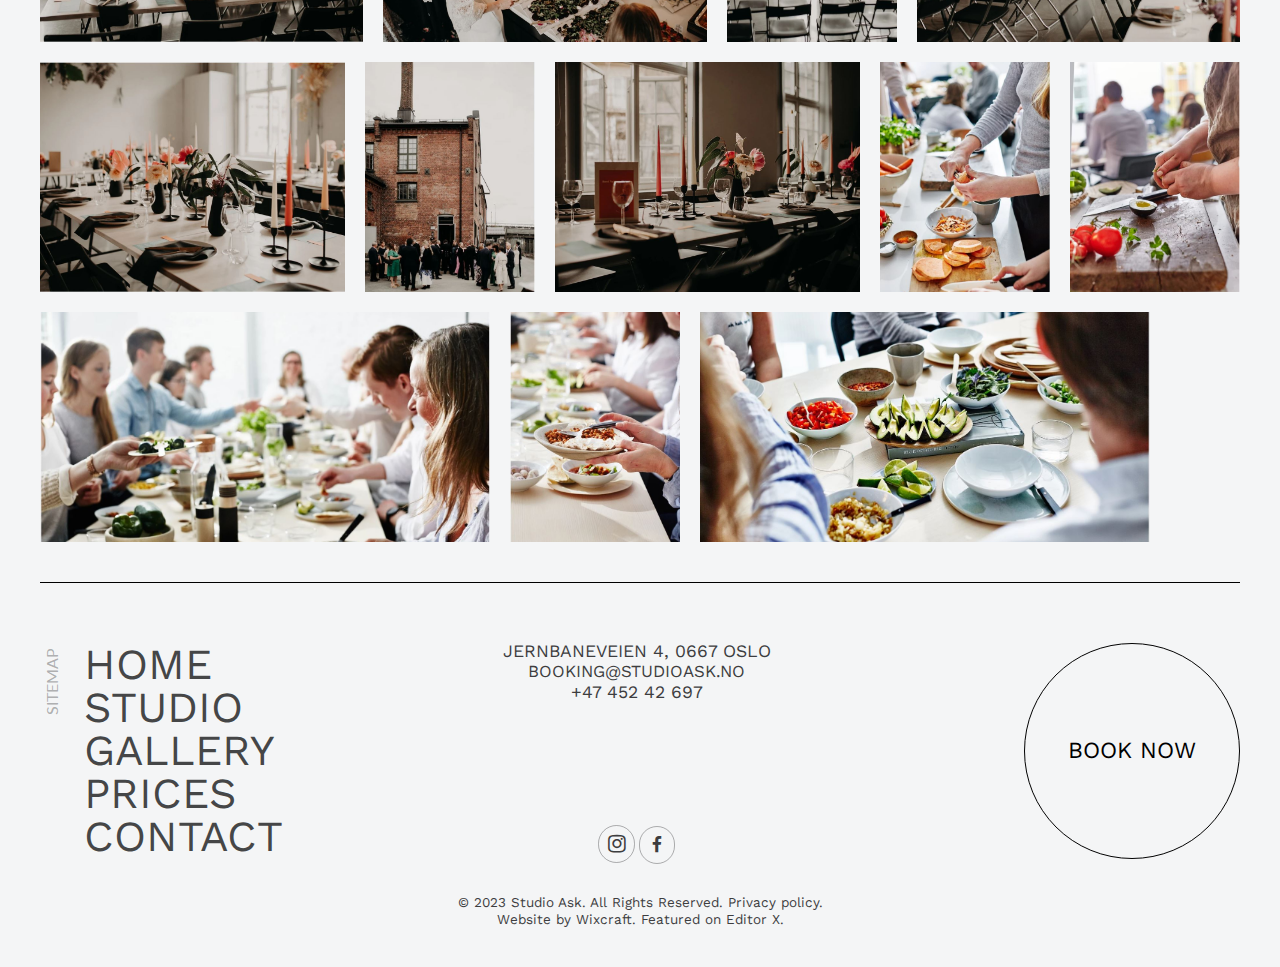
<file: index2-gallery.html>
<!DOCTYPE html>
<html lang="en">
  <head>
    <title>Gallery | Studio Ask</title>
    <meta name="viewport" content="width=device-width, initial-scale=1.0" />
    <link rel="stylesheet" href="./assets/css/cssReset.css" />
    <link rel="stylesheet" href="./assets/css/header.css" />
    <link rel="stylesheet" href="./assets/css/main.css" />
    <link rel="stylesheet" href="./assets/css/css2Gallery.css" />
    <link rel="stylesheet" href="./assets/css/css3Prices.css" />
    <link rel="stylesheet" href="./assets/css/footer.css" />
    <link rel="stylesheet" href="./assets/css/cssNavFiles.css" />
    <link rel="preconnect" href="https://fonts.googleapis.com" />
    <link rel="preconnect" href="https://fonts.gstatic.com" crossorigin />
    <link
      href="https://fonts.googleapis.com/css2?family=Lato&display=swap"
      rel="stylesheet"
    />
    <link
      rel="stylesheet"
      href="https://cdnjs.cloudflare.com/ajax/libs/font-awesome/4.7.0/css/font-awesome.min.css"
    />

    <script defer src="./assets/js/main.js"></script>
  </head>
  <body>
    <nav id="navigation">
      <div class="nav-full nav-wrapper">
        <ul class="nav-first-list nav-list nav-full-list">
          <li class="nav-li"><a href="/index1-studio.html">STUDIO</a></li>
          <li class="nav-li active">
            <a href="index2-gallery.html">GALLERY</a>
          </li>
          <li class="nav-li"><a href="index3-prices.html">PRICES</a></li>
        </ul>
        <a href="/index.html"
          ><svg
            class="svg-logo"
            preserveAspectRatio="xMidYMid meet"
            data-bbox="-0.056 0.309 612.747 279.382"
            xmlns="http://www.w3.org/2000/svg"
            viewBox="-0.056 0.309 612.747 279.382"
            height="280"
            width="613"
            data-type="shape"
            role="presentation"
            aria-hidden="true"
          >
            <g>
              <g clip-path="url(#svgcid-zd9vpy8nci38)">
                <path
                  d="m237.946 15.6 1.31-1.676a7.198 7.198 0 0 0 5.473 2.514c3.114 0 4.107-1.677 4.107-3.036 0-4.505-10.339-1.993-10.339-8.224 0-2.879 2.566-4.869 6.02-4.869 2.644 0 4.714.917 6.18 2.461l-1.308 1.598c-1.311-1.466-3.143-2.095-5.055-2.095-2.068 0-3.586 1.126-3.586 2.775 0 3.93 10.342 1.676 10.342 8.195 0 2.515-1.729 5.132-6.439 5.132-3.014 0-5.264-1.151-6.705-2.776z"
                ></path>
                <path
                  d="M270.286 18.06V2.533h-5.524V.597h13.246v1.936h-5.551V18.06h-2.171z"
                ></path>
                <path
                  d="M292.675 11.28V.596h2.198v10.629c0 3.195 1.704 5.212 4.922 5.212 3.221 0 4.95-2.017 4.95-5.212V.596h2.198v10.657c0 4.346-2.409 7.121-7.148 7.121-4.711 0-7.12-2.802-7.12-7.095z"
                ></path>
                <path
                  d="M322.813 18.06V.597h5.972c5.445 0 8.954 3.795 8.954 8.746 0 4.973-3.509 8.717-8.954 8.717h-5.972zm12.675-8.717c0-3.771-2.383-6.808-6.703-6.808h-3.797v13.588h3.797c4.242 0 6.703-3.039 6.703-6.78z"
                ></path>
                <path d="M355.099.597h-2.171V18.06h2.171V.597z"></path>
                <path
                  d="M370.264 9.343c0-5.158 3.509-9.034 8.668-9.034 5.156 0 8.69 3.876 8.69 9.034 0 5.156-3.534 9.034-8.69 9.034-5.159 0-8.668-3.878-8.668-9.034zm15.107 0c0-4.085-2.539-7.095-6.439-7.095-3.929 0-6.415 3.01-6.415 7.095 0 4.059 2.486 7.095 6.415 7.095 3.9 0 6.439-3.036 6.439-7.095z"
                ></path>
                <path
                  d="m176.78 275.882-23.495-56.83h-118.1l-23.494 56.83H-.056l88.259-211.76h12.064l88.261 211.76H176.78zM94.235 75.869 38.996 209.53h110.482L94.235 75.869z"
                ></path>
                <path
                  d="m240.598 246.038 8.255-7.301c13.018 15.874 35.24 31.429 65.718 31.429 48.892 0 61.274-27.938 61.274-47.938 0-69.848-128.579-35.241-128.579-107.628 0-34.286 31.429-53.972 66.353-53.972 31.112 0 53.653 11.431 68.575 29.844l-7.936 7.303c-14.922-19.367-36.192-27.622-60.639-27.622-30.794 0-55.241 18.415-55.241 44.447 0 60.325 128.58 28.574 128.58 107.628 0 23.81-15.241 57.463-72.387 57.463-33.017 0-58.734-14.286-73.973-33.653z"
                ></path>
                <path
                  d="m599.039 275.882-94.291-104.133-25.401 27.619v76.514h-10.158V64.122h10.158v122.232L589.514 64.121h13.651L511.097 165.4l101.594 110.482h-13.652z"
                ></path>
              </g>
              <defs fill="none">
                <clipPath id="svgcid-zd9vpy8nci38">
                  <path fill="#ffffff" d="M612.635 0v280H0V0h612.635z"></path>
                </clipPath>
              </defs>
            </g>
          </svg>
        </a>
        <div class="nav-secound-list nav-list nav-full-list">
          <ul class="nav-secound-list nav-list">
            <li class="nav-li">
              <a href="index4-contact.html">CONTACT US</a>
            </li>
            <li class="nav-li"><a href="index5-bookNow.html">BOOK NOW</a></li>
          </ul>
        </div>
        <!--  Div nav-secound-list -->
      </div>
      <!--  Div nav-full -->
      <div class="nav_mobile">
        <button class="drop_btn">Menu</button>
        <ul class="nav_mobile--ul nav_hidden">
          <li class="nav-li"><a href="index1-studio.html">STUDIO</a></li>
          <li class="nav-li"><a href="index2-gallery.html">GALLERY</a></li>
          <li class="nav-li"><a href="index3-prices.html">PRICES</a></li>
          <li class="nav-li"><a href="index4-contact.html">CONTACT US</a></li>
          <li class="nav-li"><a href="index5-bookNow.html">BOOK NOW</a></li>
        </ul>
      </div>
    </nav>
    <!-- Section 1 -->
    <section class="gs1 prices_section1">
      <div class="gs1_title ps1_title">
        <h1>gallery</h1>
        <div class="gs1_title_list ps1_contact">
          <div>
            <p><a href="">Studio</a></p>
          </div>
          <div>
            <p><a href="">Photo and film production done in the studio</a></p>
          </div>
          <div>
            <p><a href="">Private events</a></p>
          </div>
        </div>
      </div>
    </section>
    <!-- Large studio -->
    <section class="s2">
      <div class="s2_large_studio">
        <p class="s2_p">Large studio</p>
        <div class="s2_row">
          <div class="s2_col s2_col1">
            <div class="s2_row_img1 s2_row_img">
              <!-- <img src="../img/_K0A7175.webp" /> -->
            </div>
          </div>
          <div class="s2_col s2_col2">
            <div class="s2_row_img2 s2_row_img">
              <!-- <img src="../img/_K0A7186.webp" /> -->
            </div>
          </div>
          <div class="s2_col s2_col3">
            <div class="s2_row_img3 s2_row_img">
              <!-- <img src="/img/_K0A7167.webp" /> -->
            </div>
          </div>
          <div class="s2_col s2_col4">
            <div class="s2_row_img4 s2_row_img">
              <!-- <img src="../img/_K0A7146.webp" /> -->
            </div>
          </div>
        </div>
      </div>
    </section>
    <!-- Small studio -->
    <section class="s2 s2_small">
      <div class="s2_small_studio s2_large_studio">
        <p class="s2_p">Small studio</p>
        <div class="s2_row_small s2_row">
          <div class="s2_col_small1 s2_col s2_col3">
            <div class="s2_row2_img1 s2_row_img s2_row_img3"></div>
          </div>
          <div class="s2_col_small2 s2_col s2_col4">
            <div class="s2_row2_img2 s2_row_img s2_row_img4"></div>
          </div>
        </div>
        <!-- div s2_row_small -->
      </div>
      <!-- div s2_small_studio -->
    </section>
    <!-- The Loft -->
    <section class="s2">
      <div class="s2_the_loft">
        <p class="s2_p">The Loft</p>
        <div class="s2_row">
          <div class="s2_col s2_col3 s2_col_loft1">
            <div class="s2_row3_img1 s2_row_img s2_row_img3"></div>
          </div>
          <div class="s2_col s2_col4 s2_col_loft2">
            <div class="s2_row3_img2 s2_row_img s2_row_img4"></div>
          </div>
          <div class="s2_col s2_col2 s2_col_loft3">
            <div class="s2_row3_img3 s2_row_img s2_row_img2"></div>
          </div>
          <div class="s2_col s2_col1 s2_col_loft4">
            <div class="s2_row3_img4 s2_row_img s2_row_img1"></div>
          </div>
        </div>
      </div>
    </section>
    <div class="black-line"></div>
    <!-- Section 4 -->
    <section class="s4_private_events s2">
      <div class="private_events">
        <p class="s4_p">Private Events</p>
        <div class="s4_row s2_row">
          <div
            class="s4_col1_1 s4_col1 s4_col s4_var1 s2_col s2_col1 s2_col_loft1"
          >
            <div class="s4_row1 s2_row3_img1 s2_row_img s2_row_img3"></div>
          </div>
          <div class="s4_col2 s4_col s4_var1 s2_col s2_col1 s2_col_loft1">
            <div class="s4_row2 s2_row3_img1 s2_row_img s2_row_img3"></div>
          </div>
          <div class="s4_col3 s4_col s4_var2 s2_col s2_col4 s2_col_loft1">
            <div class="s4_row3 s2_row3_img1 s2_row_img s2_row_img3"></div>
          </div>
          <div
            class="s4_col1_1 s4_col4 s4_col s4_var1 s2_col s2_col1 s2_col_loft1"
          >
            <div class="s4_row4 s2_row3_img1 s2_row_img s2_row_img3"></div>
          </div>
          <div class="s4_col5 s4_col s4_var1 s2_col s2_col1 s2_col_loft1">
            <div class="s4_row5 s2_row3_img1 s2_row_img s2_row_img3"></div>
          </div>
          <div class="s4_col6 s4_col s4_var2 s2_col s2_col4 s2_col_loft1">
            <div class="s4_row6 s2_row3_img1 s2_row_img s2_row_img3"></div>
          </div>
          <div class="s4_col7 s4_col s4_var3 s2_col s2_col3 s2_col_loft1">
            <div class="s4_row7 s2_row3_img1 s2_row_img s2_row_img3"></div>
          </div>
          <div class="s4_col8 s4_col s4_var4 s2_col s2_col4 s2_col_loft1">
            <div class="s4_row8 s2_row3_img1 s2_row_img s2_row_img3"></div>
          </div>
          <div class="s4_col9 s4_col s4_var4 s2_col s2_col4 s2_col_loft1">
            <div class="s4_row9 s2_row3_img1 s2_row_img s2_row_img3"></div>
          </div>
          <div class="s4_col10 s4_col s4_var3 s2_col s2_col3 s2_col_loft1">
            <div class="s4_row10 s2_row3_img1 s2_row_img s2_row_img3"></div>
          </div>
          <div class="s4_col11 s4_col s4_var4 s2_col s2_col4 s2_col_loft1">
            <div class="s4_row11 s2_row3_img1 s2_row_img s2_row_img3"></div>
          </div>
          <div class="s4_col12 s4_col s4_var3 s2_col s2_col3 s2_col_loft1">
            <div class="s4_row12 s2_row3_img1 s2_row_img s2_row_img3"></div>
          </div>
        </div>
      </div>
    </section>
    <!-- Footer -->
    <footer>
      <div class="line-footer"></div>
      <div class="footer-container">
        <div class="map-footer">
          <p>SITEMAP</p>
        </div>
        <div class="footer-grid">
          <div class="ul-1-footer">
            <li><a href="">Home</a></li>
            <li><a href="">Studio</a></li>
            <li><a href="">Gallery</a></li>
            <li><a href="">Prices</a></li>
            <li><a href="">Contact</a></li>
          </div>
          <!--  Div ul-1-footer -->
          <div class="adress-footer">
            <p>JERNBANEVEIEN 4, 0667 OSLO</p>
            <p>
              <a href="mailto:BOOKING@STUDIOASK.NO">BOOKING@STUDIOASK.NO</a>
            </p>
            <p>+47 452 42 697</p>

            <div class="linkElement-footer">
              <span class="instagram">
                <a href="https://www.instagram.com/studioask/">
                  <i class="fa fa-instagram"></i
                ></a>
              </span>
              <span class="facebook">
                <a href="https://www.facebook.com/StudioAskOslo"
                  ><i class="fa fa-facebook-f"></i
                ></a>
              </span>
            </div>
            <!--  Div linkElement-footer -->
          </div>
          <!--  Div adress-footer -->
          <div class="bookNow-footer">
            <a href="index5-bookNow.html"><button>book now</button></a>
          </div>
          <!--  Div bookNow-footer -->
        </div>
        <!--  Div footer-grid-->
      </div>
      <!--  Div footer-gcontainer-->
      <div class="privancy-policy">
        <p>© 2023 Studio Ask. All Rights Reserved. Privacy policy.</p>
        <p>
          <a href="https://www.editorx.com/"
            >Website by Wixcraft. Featured on Editor X.</a
          >
        </p>
      </div>
      <!--  Div privancy-policy-->
    </footer>
  </body>
</html>
</file>
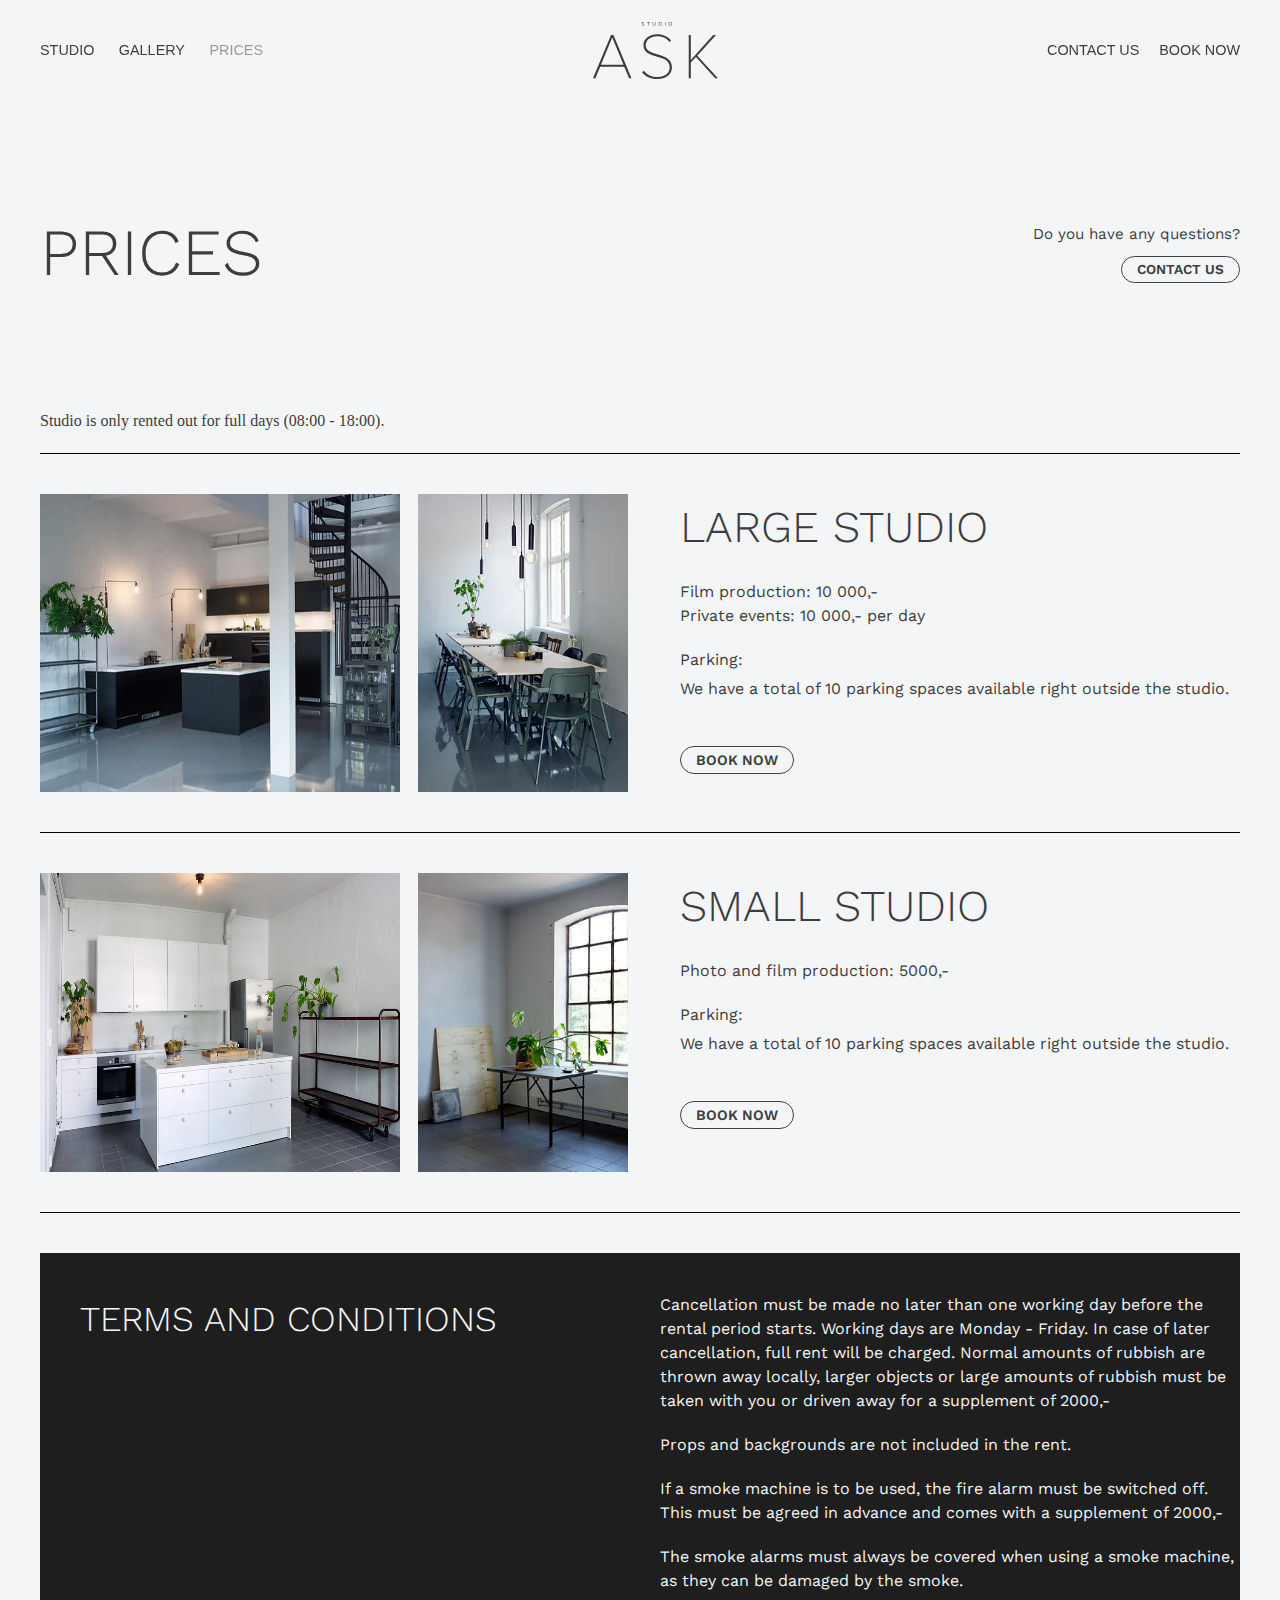
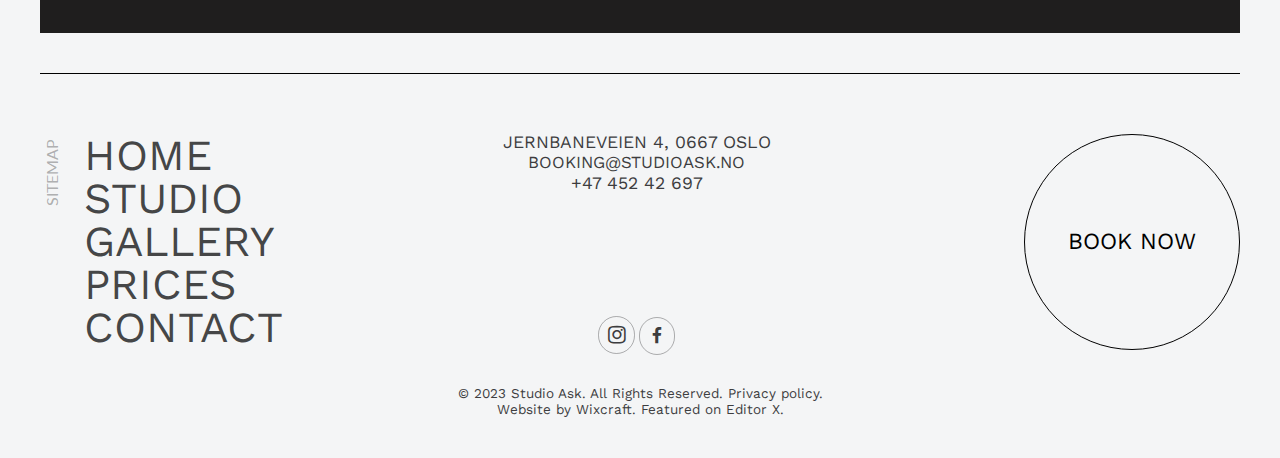
<file: index3-prices.html>
<!DOCTYPE html>
<html lang="en">
  <head>
    <title>Prices | Studio Ask</title>
    <meta name="viewport" content="width=device-width, initial-scale=1.0" />
    <link rel="stylesheet" href="./assets/css/cssReset.css" />
    <link rel="stylesheet" href="./assets/css/header.css" />
    <link rel="stylesheet" href="./assets/css/footer.css" />
    <link rel="stylesheet" href="./assets/css/main.css" />
    <link rel="stylesheet" href="./assets/css/css3Prices.css" />
    <link rel="stylesheet" href="./assets/css/cssNavFiles.css" />
    <link rel="preconnect" href="https://fonts.googleapis.com" />
    <link rel="preconnect" href="https://fonts.gstatic.com" crossorigin />
    <link
      href="https://fonts.googleapis.com/css2?family=Lato&display=swap"
      rel="stylesheet"
    />
    <link
      rel="stylesheet"
      href="https://cdnjs.cloudflare.com/ajax/libs/font-awesome/4.7.0/css/font-awesome.min.css"
    />
    <script defer src="./assets/js/main.js"></script>
  </head>
  <body>
    <nav id="navigation">
      <div class="nav-full nav-wrapper">
        <ul class="nav-first-list nav-list nav-full-list">
          <li class="nav-li"><a href="/index1-studio.html">STUDIO</a></li>
          <li class="nav-li"><a href="index2-gallery.html">GALLERY</a></li>
          <li class="nav-li active"><a href="index3-prices.html">PRICES</a></li>
        </ul>
        <a href="/index.html"
          ><svg
            class="svg-logo"
            preserveAspectRatio="xMidYMid meet"
            data-bbox="-0.056 0.309 612.747 279.382"
            xmlns="http://www.w3.org/2000/svg"
            viewBox="-0.056 0.309 612.747 279.382"
            height="280"
            width="613"
            data-type="shape"
            role="presentation"
            aria-hidden="true"
          >
            <g>
              <g clip-path="url(#svgcid-zd9vpy8nci38)">
                <path
                  d="m237.946 15.6 1.31-1.676a7.198 7.198 0 0 0 5.473 2.514c3.114 0 4.107-1.677 4.107-3.036 0-4.505-10.339-1.993-10.339-8.224 0-2.879 2.566-4.869 6.02-4.869 2.644 0 4.714.917 6.18 2.461l-1.308 1.598c-1.311-1.466-3.143-2.095-5.055-2.095-2.068 0-3.586 1.126-3.586 2.775 0 3.93 10.342 1.676 10.342 8.195 0 2.515-1.729 5.132-6.439 5.132-3.014 0-5.264-1.151-6.705-2.776z"
                ></path>
                <path
                  d="M270.286 18.06V2.533h-5.524V.597h13.246v1.936h-5.551V18.06h-2.171z"
                ></path>
                <path
                  d="M292.675 11.28V.596h2.198v10.629c0 3.195 1.704 5.212 4.922 5.212 3.221 0 4.95-2.017 4.95-5.212V.596h2.198v10.657c0 4.346-2.409 7.121-7.148 7.121-4.711 0-7.12-2.802-7.12-7.095z"
                ></path>
                <path
                  d="M322.813 18.06V.597h5.972c5.445 0 8.954 3.795 8.954 8.746 0 4.973-3.509 8.717-8.954 8.717h-5.972zm12.675-8.717c0-3.771-2.383-6.808-6.703-6.808h-3.797v13.588h3.797c4.242 0 6.703-3.039 6.703-6.78z"
                ></path>
                <path d="M355.099.597h-2.171V18.06h2.171V.597z"></path>
                <path
                  d="M370.264 9.343c0-5.158 3.509-9.034 8.668-9.034 5.156 0 8.69 3.876 8.69 9.034 0 5.156-3.534 9.034-8.69 9.034-5.159 0-8.668-3.878-8.668-9.034zm15.107 0c0-4.085-2.539-7.095-6.439-7.095-3.929 0-6.415 3.01-6.415 7.095 0 4.059 2.486 7.095 6.415 7.095 3.9 0 6.439-3.036 6.439-7.095z"
                ></path>
                <path
                  d="m176.78 275.882-23.495-56.83h-118.1l-23.494 56.83H-.056l88.259-211.76h12.064l88.261 211.76H176.78zM94.235 75.869 38.996 209.53h110.482L94.235 75.869z"
                ></path>
                <path
                  d="m240.598 246.038 8.255-7.301c13.018 15.874 35.24 31.429 65.718 31.429 48.892 0 61.274-27.938 61.274-47.938 0-69.848-128.579-35.241-128.579-107.628 0-34.286 31.429-53.972 66.353-53.972 31.112 0 53.653 11.431 68.575 29.844l-7.936 7.303c-14.922-19.367-36.192-27.622-60.639-27.622-30.794 0-55.241 18.415-55.241 44.447 0 60.325 128.58 28.574 128.58 107.628 0 23.81-15.241 57.463-72.387 57.463-33.017 0-58.734-14.286-73.973-33.653z"
                ></path>
                <path
                  d="m599.039 275.882-94.291-104.133-25.401 27.619v76.514h-10.158V64.122h10.158v122.232L589.514 64.121h13.651L511.097 165.4l101.594 110.482h-13.652z"
                ></path>
              </g>
              <defs fill="none">
                <clipPath id="svgcid-zd9vpy8nci38">
                  <path fill="#ffffff" d="M612.635 0v280H0V0h612.635z"></path>
                </clipPath>
              </defs>
            </g>
          </svg>
        </a>
        <div class="nav-secound-list nav-list nav-full-list">
          <ul class="nav-secound-list nav-list">
            <li class="nav-li">
              <a href="index4-contact.html">CONTACT US</a>
            </li>
            <li class="nav-li"><a href="index5-bookNow.html">BOOK NOW</a></li>
          </ul>

        </div>
        <!--  Div nav-secound-list -->
      </div>
      <!--  Div nav-full -->
      <div class="nav_mobile">
        <button class="drop_btn">Menu</button>
        <ul class="nav_mobile--ul nav_hidden">
          <li class="nav-li"><a href="index1-studio.html">STUDIO</a></li>
          <li class="nav-li"><a href="index2-gallery.html">GALLERY</a></li>
          <li class="nav-li"><a href="index3-prices.html">PRICES</a></li>
          <li class="nav-li"><a href="index4-contact.html">CONTACT US</a></li>
          <li class="nav-li"><a href="index5-bookNow.html">BOOK NOW</a></li>
        </ul>
      </div>

    </nav>
    <!-- Section 1 -->
    <section class="prices_section1">
      <div class="ps1_title">
        <h1>prices</h1>
        <div class="ps1_contact">
          <p>Do you have any questions?</p>
          <div class="ps1_button">
            <button class="btn"><a href="index4-contact.html">contact us</a></button>
          </div>
          <!--  Div ps1_button-->
        </div>
        <!--  Div ps1_contact-->
      </div>
      <!--  Div prices_section1 -->
      <p class="ps1_p">
        Studio is only rented out for full days (08:00 - 18:00).
      </p>
    </section>
    <div class="black-line"></div>
    <!-- Section 2 -->
    <section class="ps2">
      <div class="ps2_wrapper">
        <div class="ps2_w_img">
          <img loading="lazy" class="ps2_w_img1" src="./img/K0A7175.webp" />
          <img loading="lazy" class="ps2_w_img2" src="./img/K0A7146.webp" />
        </div><!--  Div ps2_w_img -->
        <div class="ps2_w_text">
          <h3>large studio</h3>
          <div class="ps2_w_t_film">
          <p>Film production: 10 000,-</p>
          <p>Private events: 10 000,- per day</p>
        </div><!--  Div ps2_w_t_film -->

        <div class="ps2_w_t_parking">
          <p> Parking:</p>
          <p>We have a total of 10 parking spaces available right outside the studio.</p>
        </div><!--  Div ps2_w_t_film -->
        <div class="ps2_w_t_button">
          <button class="btn"><a href="">book now</a></button>
        </div><!--  Div ps2_w_t_button" -->
        </div><!--  Div ps2_w_text -->
       </div><!--  Div ps2_wrapper -->
      </div>
    </section>
    <div class="black-line"></div>
     <!-- Section 3 -->
     <section class="ps3">
      <div class="ps3_wrapper">
        <div class="ps3_w_img">
          <img loading="lazy" class="ps3_w_img1" src="./img/K0A7111.webp" />
          <img loading="lazy" class="ps3_w_img2" src="./img/K0A7061.webp" />
        </div><!--  Div ps3_w_img -->
        <div class="ps3_w_text">
          <h3>small studio</h3>
          <div class="ps3_w_t_film">
          <p>Photo and film production: 5000,-</p>
        </div><!--  Div ps3_w_t_film -->
        <div class="ps3_w_t_parking">
          <p> Parking:</p>
          <p>We have a total of 10 parking spaces available right outside the studio.</p>
        </div><!--  Div ps3_w_t_film -->
        <div class="ps3_w_t_button">
          <button class="btn"><a href="">book now</a></button>
        </div><!--  Div ps3_w_t_button" -->
        </div><!--  Div ps3_w_text -->
       </div><!--  Div ps3_wrapper -->
      </div>
    </section>
    <div class="black-line"></div>
     <!-- Section 4 -->
     <section class="ps4">
      <div class="ps4_wrapper">
        <div class="ps4_w_1">
          <h3>TERMS AND CONDITIONS</h3>
        </div><!--  Div ps3_w_1 -->
        <div class="ps4_w_text">
          <p>Cancellation must be made no later than one working day before the rental period starts. Working days are Monday - Friday. In case of later cancellation, full rent will be charged. Normal amounts of rubbish are thrown away locally, larger objects or large amounts of rubbish must be taken with you or driven away for a supplement of 2000,-</p>
          <p>Props and backgrounds are not included in the rent.</p>
          <p>If a smoke machine is to be used, the fire alarm must be switched off. This must be agreed in advance and comes with a supplement of 2000,-</p>
          <p>The smoke alarms must always be covered when using a smoke machine, as they can be damaged by the smoke.</p>
  
        </div><!--  Div ps3_w_text -->
       </div><!--  Div ps3_wrapper -->
      </div>
    </section>
    <!-- Footer -->
    <footer>
      <div class="line-footer"></div>
      <div class="footer-container">
        <div class="map-footer">
          <p>SITEMAP</p>
        </div>
        <div class="footer-grid">
          <div class="ul-1-footer">
            <li><a href="">Home</a></li>
            <li><a href="">Studio</a></li>
            <li><a href="">Gallery</a></li>
            <li><a href="">Prices</a></li>
            <li><a href="">Contact</a></li>
          </div>
          <!--  Div ul-1-footer -->
          <div class="adress-footer">
            <p>JERNBANEVEIEN 4, 0667 OSLO</p>
            <p>
              <a href="mailto:BOOKING@STUDIOASK.NO">BOOKING@STUDIOASK.NO</a>
            </p>
            <p>+47 452 42 697</p>

            <div class="linkElement-footer">
              <span class="instagram">
                <a href="https://www.instagram.com/studioask/">
                  <i class="fa fa-instagram"></i
                ></a>
              </span>
              <span class="facebook">
                <a href="https://www.facebook.com/StudioAskOslo"
                  ><i class="fa fa-facebook-f"></i
                ></a>
              </span>
            </div>
            <!--  Div linkElement-footer -->
          </div>
          <!--  Div adress-footer -->
          <div class="bookNow-footer">
            <a href="index5-bookNow.html"><button>book now</button></a>
          </div>
          <!--  Div bookNow-footer -->
        </div>
        <!--  Div footer-grid-->
      </div>
      <!--  Div footer-gcontainer-->
      <div class="privancy-policy">
        <p>© 2023 Studio Ask. All Rights Reserved. Privacy policy.</p>
        <p>
          <a href="https://www.editorx.com/"
            >Website by Wixcraft. Featured on Editor X.</a
          >
        </p>
      </div>
      <!--  Div privancy-policy-->
    </footer>
  </body>
</html>
</file>
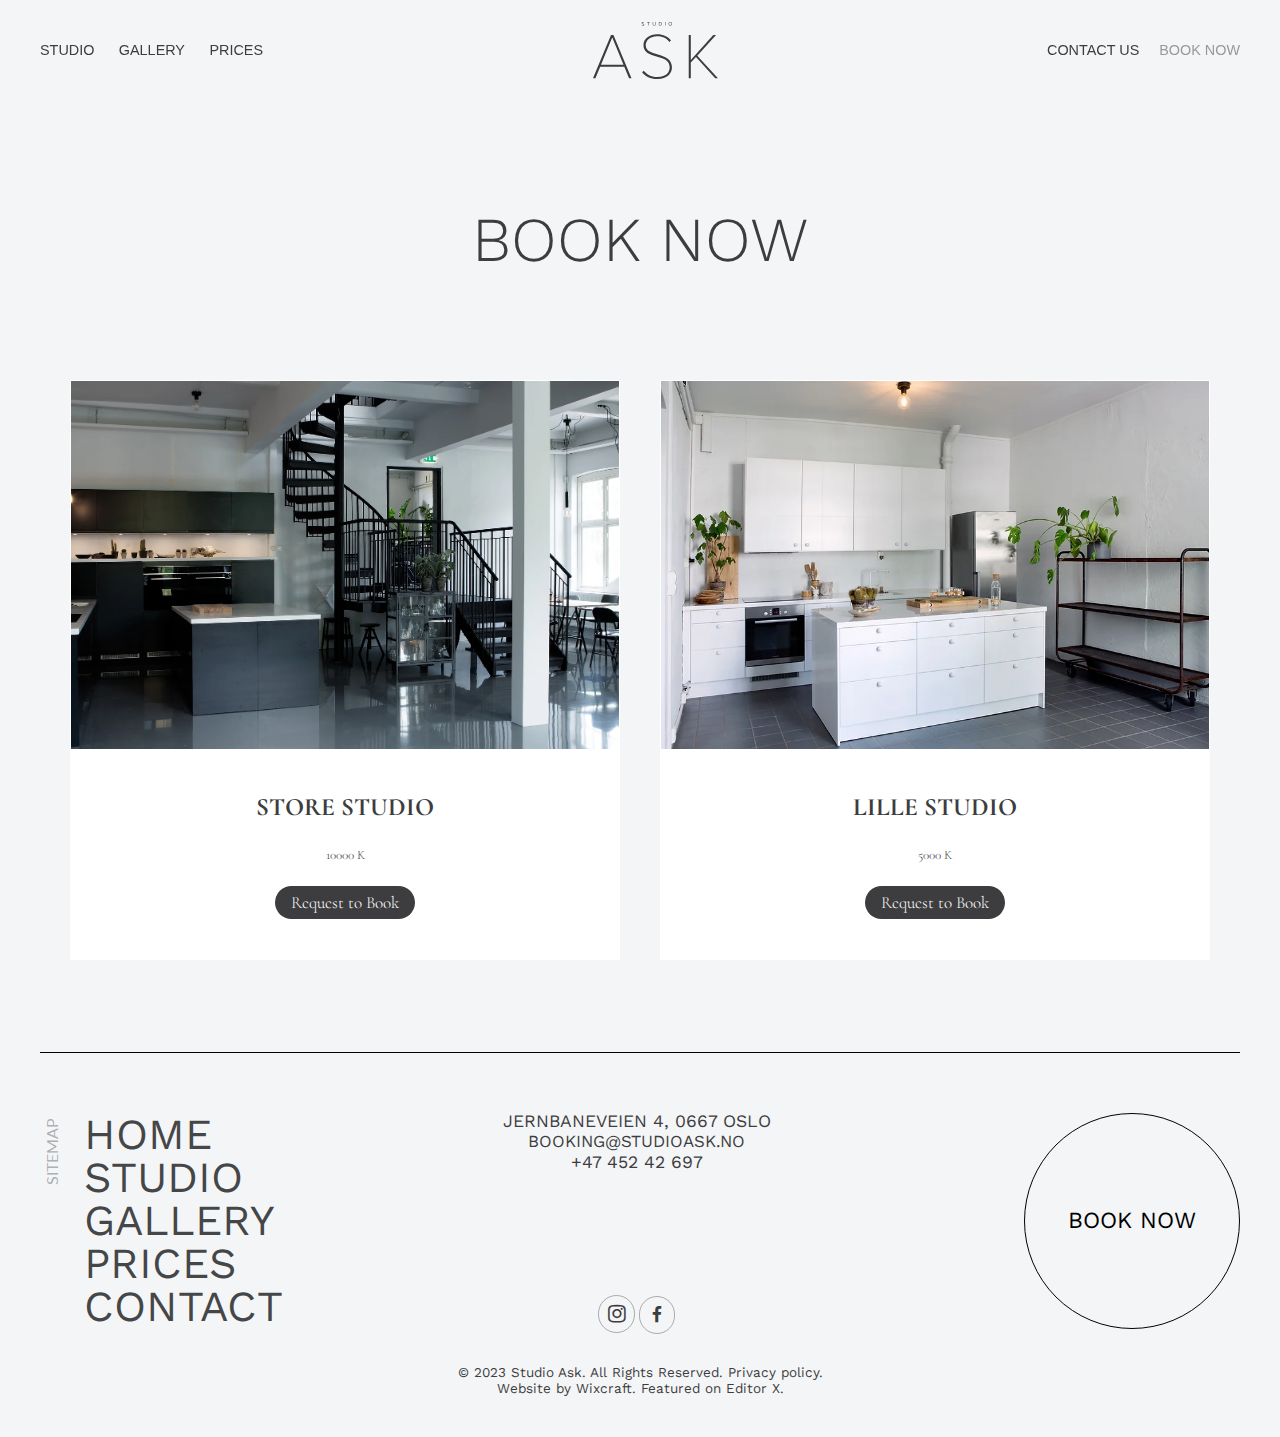
<file: index5-bookNow.html>
<!DOCTYPE html>
<html lang="en">
  <head>
    <title>Studio | Studio Ask</title>
    <meta name="viewport" content="width=device-width, initial-scale=1.0" />
    <link rel="stylesheet" href="./assets/css/cssReset.css" />
    <link rel="stylesheet" href="./assets/css/header.css" />
    <link rel="stylesheet" href="./assets/css/footer.css" />
    <link rel="stylesheet" href="./assets/css/main.css" />
    <link rel="stylesheet" href="./assets/css/cssNavFiles.css" />
    <link rel="stylesheet" href="./assets/css/css5BookNow.css" />
    <link rel="preconnect" href="https://fonts.googleapis.com" />
    <link rel="preconnect" href="https://fonts.gstatic.com" crossorigin />
    <link
      href="https://fonts.googleapis.com/css2?family=Lato&display=swap"
      rel="stylesheet"
    />
    <link
      rel="stylesheet"
      href="https://cdnjs.cloudflare.com/ajax/libs/font-awesome/4.7.0/css/font-awesome.min.css"
    />
    <script defer src="./assets/js/main.js"></script>
  </head>
  <body>
    <main>
      <nav id="navigation">
        <div class="nav-full nav-wrapper">
          <ul class="nav-first-list nav-list nav-full-list">
            <li class="nav-li"><a href="/index1-studio.html">STUDIO</a></li>
            <li class="nav-li"><a href="index2-gallery.html">GALLERY</a></li>
            <li class="nav-li"><a href="index3-prices.html">PRICES</a></li>
          </ul>
          <a href="/index.html"
            ><svg
              class="svg-logo"
              preserveAspectRatio="xMidYMid meet"
              data-bbox="-0.056 0.309 612.747 279.382"
              xmlns="http://www.w3.org/2000/svg"
              viewBox="-0.056 0.309 612.747 279.382"
              height="280"
              width="613"
              data-type="shape"
              role="presentation"
              aria-hidden="true"
            >
              <g>
                <g clip-path="url(#svgcid-zd9vpy8nci38)">
                  <path
                    d="m237.946 15.6 1.31-1.676a7.198 7.198 0 0 0 5.473 2.514c3.114 0 4.107-1.677 4.107-3.036 0-4.505-10.339-1.993-10.339-8.224 0-2.879 2.566-4.869 6.02-4.869 2.644 0 4.714.917 6.18 2.461l-1.308 1.598c-1.311-1.466-3.143-2.095-5.055-2.095-2.068 0-3.586 1.126-3.586 2.775 0 3.93 10.342 1.676 10.342 8.195 0 2.515-1.729 5.132-6.439 5.132-3.014 0-5.264-1.151-6.705-2.776z"
                  ></path>
                  <path
                    d="M270.286 18.06V2.533h-5.524V.597h13.246v1.936h-5.551V18.06h-2.171z"
                  ></path>
                  <path
                    d="M292.675 11.28V.596h2.198v10.629c0 3.195 1.704 5.212 4.922 5.212 3.221 0 4.95-2.017 4.95-5.212V.596h2.198v10.657c0 4.346-2.409 7.121-7.148 7.121-4.711 0-7.12-2.802-7.12-7.095z"
                  ></path>
                  <path
                    d="M322.813 18.06V.597h5.972c5.445 0 8.954 3.795 8.954 8.746 0 4.973-3.509 8.717-8.954 8.717h-5.972zm12.675-8.717c0-3.771-2.383-6.808-6.703-6.808h-3.797v13.588h3.797c4.242 0 6.703-3.039 6.703-6.78z"
                  ></path>
                  <path d="M355.099.597h-2.171V18.06h2.171V.597z"></path>
                  <path
                    d="M370.264 9.343c0-5.158 3.509-9.034 8.668-9.034 5.156 0 8.69 3.876 8.69 9.034 0 5.156-3.534 9.034-8.69 9.034-5.159 0-8.668-3.878-8.668-9.034zm15.107 0c0-4.085-2.539-7.095-6.439-7.095-3.929 0-6.415 3.01-6.415 7.095 0 4.059 2.486 7.095 6.415 7.095 3.9 0 6.439-3.036 6.439-7.095z"
                  ></path>
                  <path
                    d="m176.78 275.882-23.495-56.83h-118.1l-23.494 56.83H-.056l88.259-211.76h12.064l88.261 211.76H176.78zM94.235 75.869 38.996 209.53h110.482L94.235 75.869z"
                  ></path>
                  <path
                    d="m240.598 246.038 8.255-7.301c13.018 15.874 35.24 31.429 65.718 31.429 48.892 0 61.274-27.938 61.274-47.938 0-69.848-128.579-35.241-128.579-107.628 0-34.286 31.429-53.972 66.353-53.972 31.112 0 53.653 11.431 68.575 29.844l-7.936 7.303c-14.922-19.367-36.192-27.622-60.639-27.622-30.794 0-55.241 18.415-55.241 44.447 0 60.325 128.58 28.574 128.58 107.628 0 23.81-15.241 57.463-72.387 57.463-33.017 0-58.734-14.286-73.973-33.653z"
                  ></path>
                  <path
                    d="m599.039 275.882-94.291-104.133-25.401 27.619v76.514h-10.158V64.122h10.158v122.232L589.514 64.121h13.651L511.097 165.4l101.594 110.482h-13.652z"
                  ></path>
                </g>
                <defs fill="none">
                  <clipPath id="svgcid-zd9vpy8nci38">
                    <path fill="#ffffff" d="M612.635 0v280H0V0h612.635z"></path>
                  </clipPath>
                </defs>
              </g>
            </svg>
          </a>
          <div class="nav-secound-list nav-list nav-full-list">
            <ul class="nav-secound-list nav-list">
              <li class="nav-li">
                <a href="index4-contact.html">CONTACT US</a>
              </li>
              <li class="nav-li active">
                <a href="index5-bookNow.html">BOOK NOW</a>
              </li>
            </ul>
          </div>
          <!--  Div nav-secound-list -->
        </div>
        <!--  Div nav-full -->
        <div class="nav_mobile">
          <button class="drop_btn">Menu</button>
          <ul class="nav_mobile--ul nav_hidden">
            <li class="nav-li"><a href="index1-studio.html">STUDIO</a></li>
            <li class="nav-li"><a href="index2-gallery.html">GALLERY</a></li>
            <li class="nav-li"><a href="index3-prices.html">PRICES</a></li>
            <li class="nav-li"><a href="index4-contact.html">CONTACT US</a></li>
            <li class="nav-li"><a href="index5-bookNow.html">BOOK NOW</a></li>
          </ul>
        </div>
      </nav>

      <!-- Section 1 -->
      <section class="section-title1">
        <div class="container-bookNow container1">
          <h1>book now</h1>
        </div>
      </section>
      <section class="section-content1">
        <div class="container-bookNow-img">
          <div class="div_img1">
            <div class="img1-img">
              <img src="./img/K0A7167.webp" />
            </div>
            <div class="div-img1-text">
              <h3>store studio</h3>
              <p>10000 K</p>
              <button>Request to Book</button>
            </div>
            <!--  Div div.img1-text -->
          </div>
          <!--  Div div.img1 -->
          <div class="div_img2">
            <div class="img2-img">
              <img src="./img/K0A7111.webp" />
            </div>
            <div class="div-img2-text">
              <h3>lille studio</h3>
              <p>5000 K</p>
              <button>Request to Book</button>
            </div>
            <!--  Div div.img2-text -->
          </div>
          <!--  Div div.img2 -->
        </div>
        <!--  Div container-bookNow-img1 -->
      </section>
      <!-- Footer -->
      <footer>
        <div class="line-footer"></div>
        <div class="footer-container">
          <div class="map-footer">
            <p>SITEMAP</p>
          </div>
          <div class="footer-grid">
            <div class="ul-1-footer">
              <li><a href="">Home</a></li>
              <li><a href="">Studio</a></li>
              <li><a href="">Gallery</a></li>
              <li><a href="">Prices</a></li>
              <li><a href="">Contact</a></li>
            </div>
            <!--  Div ul-1-footer -->
            <div class="adress-footer">
              <p>JERNBANEVEIEN 4, 0667 OSLO</p>
              <p>
                <a href="mailto:BOOKING@STUDIOASK.NO">BOOKING@STUDIOASK.NO</a>
              </p>
              <p>+47 452 42 697</p>

              <div class="linkElement-footer">
                <span class="instagram">
                  <a href="https://www.instagram.com/studioask/">
                    <i class="fa fa-instagram"></i
                  ></a>
                </span>
                <span class="facebook">
                  <a href="https://www.facebook.com/StudioAskOslo"
                    ><i class="fa fa-facebook-f"></i
                  ></a>
                </span>
              </div>
              <!--  Div linkElement-footer -->
            </div>
            <!--  Div adress-footer -->
            <div class="bookNow-footer">
              <a href="index5-bookNow.html"><button>book now</button></a>
            </div>
            <!--  Div bookNow-footer -->
          </div>
          <!--  Div footer-grid-->
        </div>
        <!--  Div footer-gcontainer-->
        <div class="privancy-policy">
          <p>© 2023 Studio Ask. All Rights Reserved. Privacy policy.</p>
          <p>
            <a href="https://www.editorx.com/"
              >Website by Wixcraft. Featured on Editor X.</a
            >
          </p>
        </div>
        <!--  Div privancy-policy-->
      </footer>
    </main>
  </body>
</html>
</file>
<file: assets/css/header.css>
:root {
    --fc-primary: rgba(61, 61, 63, 1);
    --fc-neutral: rgba(244, 245, 246, 1);
    --fc-1-: normal normal normal 16px/1.4em din-next-w01-light,din-next-w02-light,din-next-w10-light,sans-serif;
    --container-corvid-background-color: rgba(var(--bg,var(--color_11)),var(--alpha-bg,1));
    --bg: var(--color_12);
    --color_11:rgb(255,255,255);
    --color_12:rgb(244,245,246);
    --color_14: rgb(164, 164, 172);
    --alpha-bg:0;
}

nav {
    width: auto;
    min-width: 0px;
    max-width: 99999px;
    height: 100px;
    display: flex;
    justify-content:space-between;
    align-items: center;
    position: fixed;
    right: 0;
    left: 0;
    top: 0;
    margin: auto;
    z-index: 1;
    box-sizing: border-box;
}

.nav-wrapper{
    display: flex;
    align-items: center;
    justify-content:space-between;
    right: 0;
    left: 0;
    position:absolute;
    font: var(--fnt,var(--fc-1-));
    color: var(--fc-neutral);
    right: 0;
    left: 0;
    z-index: 100;
    box-sizing: border-box;
}
nav ul{
    padding-left: 30px;
    padding-right: 30px;
    box-sizing: border-box;
   
}
.nav-secound-list{
    display: flex;
}
.nav-list li{
    display: inline-block;
    text-decoration: none;
    list-style: none;
    padding: 0 10px;
    text-align: center;
    line-height: 50px;
    font-size: 0.9em;
    cursor: pointer;
}
.nav-list li.active{
    opacity: 0.5;
}
.nav-list a , .nav_mobile--ul a{
    color: var(--fc-neutral);
    text-decoration: none;
    list-style-type: none;
    transition: all 0.3s linear;
    cursor: pointer;
}
.nav-list a:hover{
    color: var(--color_14);
}
.nav-secound-list button{
    background-color: transparent;
    border: none; 
    color: var(--fc-neutral);
    font-size: 0.9em;
    cursor: pointer;
    padding: 0 4px;
}

nav[data-full="true"] .nav-full {
    transform: translateY(0);
    z-index: 100;
}
.nav-full {
    width: 100%;
    height: 100%;
    position: absolute;
    text-align: center;
    left: 0;
    top: 0;
    color: var(--fc-neutral);
    background:rgba(244, 245, 246, 0.97);
    transition: all 0.5s ease-out;
    transform: translateY(-100%); 
}

.nav-full-list a,
.nav-full-list button{
    color:  var(--fc-primary);
}
.svg-logo{
    width: 125px;
    height: 125px;
    justify-content: center;
    fill: var(--fc-primary);
    box-sizing: border-box;

}
.nav_mobile{
    display: flex;
    flex-direction: column;
    align-items: center;
    position: absolute;
    top: 1.7rem;
    right: 2.7rem;
    z-index: 100;
}
.drop_btn{
    display: none;
    background-color: transparent;
    border: none;
    color: var(--fc-primary);
    font-size: 1.5rem;
    cursor: pointer;
}

.nav_mobile--ul{
    border: 1px solid var(--fc-primary);
    border-radius: 20px;
    position: absolute;
    top: 2.5rem;
    display:flex;
    flex-direction:column ;
    align-items: flex-start;
    color: black;
    text-decoration: none; 
    z-index: 100; 
    background-color: rgba(255, 255, 255, 0.5)
}
.nav_hidden{
    display: none;
}
.nav_mobile--ul li{
    text-decoration: none;
    list-style: none;  
}
.nav_mobile--ul a{
    color: var(--fc-primary);
}

@media  screen and (max-width:710px) {
    .nav-full-list , .nav-default{
        display: none;
    }
    .svg-logo{
        width: auto;
        max-width: 80px;
        height: auto;
        max-width: 80px;
        margin-left: 2em;
    }
    .drop_btn{
        display: block;
    }

}
@media  screen and (max-width:1000px){
    nav{
        height: 80px;
    }
}
</file>
<file: assets/css/footer.css>
@import url('https://fonts.googleapis.com/css2?family=Work+Sans:wght@300&display=swap');
:root{
    --fc-1-: normal normal normal 16px/1.4em din-next-w01-light,din-next-w02-light,din-next-w10-light,sans-serif;
    --fc-neutral: rgba(244, 245, 246, 1);
    --fc-primary: rgba(61, 61, 63, 1);
    --fc-1-: normal normal normal 16px/1.4em din-next-w01-light,din-next-w02-light,din-next-w10-light,sans-serif;
}
footer{
    font-family: 'Lato', sans-serif;
    width: 100%;
    height: 385px;
    color:hsla(240, 1%, 19%, 0.8);;
}
.footer-container{
    display: flex;
}
.line-footer{
    background-color: black;
    height: 1px;
    width:calc(100% - 80px);
    display: block;
    margin: auto;
    box-sizing: border-box;
}
.footer-grid{
    position: relative;
    height: auto;
    min-height: 0px;
    width: 100%;
    display: grid;
    grid-template-columns:repeat(3, 1fr);
    grid-template-rows:  1fr;
    justify-content: stretch;
    grid-row: inherit;
    padding-right: 40px;
    padding-left: 20px;
    margin-top:60px ;
}
.map-footer{
    text-orientation: initial;
    writing-mode: vertical-lr;
    transform: rotate(-180deg);
    margin-left: 40px;
    text-align: end;
    padding-bottom: 65px;
    color: rgba(61,61,63, 0.4);
}
.ul-1-footer{
    list-style-type: none;  
}
.ul-1-footer a {
    text-decoration: none;
    text-transform: uppercase;
    font-size: 43px;
    font-family: 'Work Sans', sans-serif;
    line-height: 1;
    color: rgba(21, 21, 22, 0.8);
}
.ul-1-footer a:hover{
    color:  #767679cc;;
}
.adress-footer{
    position: relative;
    text-align: center;
    padding-right: 50px;
    color: var(--fc-primary);
}
.adress-footer p{
    font-size: 1.1em;
    font-family: 'Work Sans', sans-serif;
    line-height: 0.99;
}
.adress-footer a{
    font: var(--fnt,var(--fc-1-));
    font-size: 0.96em;
    color: var(--fc-primary);
    list-style-type: none;
    text-decoration: none;
    font-family:'Work Sans', sans-serif;
}
.bookNow-footer{
    text-align: right;
}
.bookNow-footer button{
    text-transform: uppercase;
    color: rgb(61,61,63,);
    background-color: transparent;
    border: 1px solid black;
    border-radius: 360px;
    padding: 90px 43px;
    font-size: 23px;
    font-family: 'Work Sans', sans-serif;
    cursor: pointer;
}
.bookNow-footer button:hover{
    background-color:rgb(61,61,63); 
    color:rgba(244, 245, 246);
}
.linkElement-footer{
    position: absolute;
    bottom: 0;
    left: 0;
    right: 0;
    padding-right: 50px;
}
.linkElement-footer a{
    color: rgba(61,61,63, 1);
    border-radius: 45px ;
    border: 1px solid rgba(61,61,63, 0.4);
    padding: 6px 8.5px;
    font-size: 1.3em;
}
.linkElement-footer a:hover{
    border: 1px solid rgba(61,61,63, 1);
}
.facebook a{
    font-size: 1.1em;
    padding:8.2px 12px;
}
.privancy-policy{
    text-align: center;
    margin-top:35px;
}
.privancy-policy a{
    text-decoration: none;
    font-size: 13.5px;
    font-family:  'Work Sans', sans-serif;
    line-height: 1;
    color:var(--fc-primary);
}
.privancy-policy p{
    text-decoration: none;
    font-size: 13.5px;
    font-family: 'Work Sans', sans-serif;
    line-height: 1.2;
    color:var(--fc-primary);
}
@media  screen and (max-width:1200px) {
    footer{
        width: 100%;
        height: 340px;
    }
    .ul-1-footer a{
        font-size: 33px;
    }
    .adress-footer p{
        font-size: 0.9em;
    }
    .bookNow-footer button{
        font-size: 18px;
        padding: 70px 33px;
    }
    .privancy-policy a,p{
        font-size: 13px;
    }
}
@media  screen and (max-width:730px) {
    .line-footer{
        width:calc(100% - 40px);
    }
    footer{
        width: 100%;
        height: 480px;
        display: grid;
    }
    .footer-grid{
        padding: 0px 20px;
        bottom: 25px;
        height: 85%;
    }
    .ul-1-footer{
        align-self: stretch;
        margin-top: 100px;
    }
    .ul-1-footer a{
        font-size: 25px;
    }
    .adress-footer,.linkElement-footer{
        padding: 0px;
    }
    .adress-footer p{
        font-size: 0.9em;
    }
    .bookNow-footer{
        margin-top: 100px;
    }
    .bookNow-footer button{
        font-size: 13.5px;
        padding: 45px 20px;
    }
    .privancy-policy a,p{
        font-size: 13px;
        bottom: 10px;
    }
    .privancy-policy{
        margin-top: 10px;
        bottom: 10px;
    }
    .map-footer{
        display: none;
    }
    .instagram a{
        padding: 7px 10px;
    }
    .facebook a{
        padding: 10px 14.3px 8px 14.3px;
    }
}
</file>
<file: assets/css/main.css>
/* Body settings */
:root {
    --fc-primary: rgba(61, 61, 63, 1);
    --fc-neutral: rgba(244, 245, 246, 1);
    --minViewportSize:320;
    --maxViewportSize:1920;
    --color_15: 61,61,63;
}

body {
    color: var(--fc-primary);
}
/* Section 1 */
/* Background image */
.container-1-div {
    width: 100%;
    height: 100vh;
}
.container-1-div img{
    width: 100%;
    height: 100%; 
    object-fit: cover ;
    object-position:50% 50%;
}
/* Svg dimension */
.container-1{
    position: relative;
    text-align: center;
    z-index: -1;
}
.container-1-svg svg{
    position: absolute;
    fill: var(--fc-neutral);
    width: 30%;
    height: auto;
    bottom: 0;
    left:50%;
    right: 0;
    top: 50%;
    transform: translate(-50%, -50%);
    animation: cssAnimation 0s ease-in 5s forwards;
    animation-delay: 50s;
}
/* Span align */
.container-1-span {
    display: flex;
    justify-content:space-between;
    right: 0;
    left: 0;
    bottom: 0;
    position:absolute;
    font: var(--fnt,var(--fc-1-));
    color: var(--fc-neutral);
    padding: 10px 20px;
}
.container-1-span span{
    display: inline-block;
    padding: 0 10px;
    line-height: 50px;
    font-size: 0.9em;
}
@media  screen and (max-width:730px) {
    .container-1-span{
        flex-direction: column;
        align-items: flex-start;
    }
    .container-1-span span{
        line-height: 10px;
    }
    .container-1-svg svg{
        width: 80%;
    }
}

/* Section 2 */
.container-2{
    display: grid;
    padding-top: 7.8125vw;
    padding-bottom: 8.333333333333336vw;
    padding-left: 40px;
    padding-right: 40px;
}
.welcome-text{
    height: auto;
    width: 65%;
    justify-self: center;
}
.container-2 p{
    text-align: center;
    font-size:1.8em;
    line-height: 1.25;
    min-height: 0vw;
    font-family: 'Lato', sans-serif;
    font-weight: 100;
    color: rgb(var(--color_15)); 
    cursor: text;
}
@media  screen and (max-width:1000px) {
    .container-2 p{
        font-size:1.2em;;
    }
    .welcome-text{
        width: 100%;
    }
}
/* Section 3 */
.container-3-flex{
    display: flex;
    align-items: center;
    justify-content: center;
}
.img1, .img2 {
    border-top: 0.8px solid black;
    border-bottom: 0.8px solid black;
    padding: 40px;
    padding-bottom: 80px;
}
.img1{
    border-right: 0.8px solid black;
}
.img1:hover p, .img2:hover p{
    letter-spacing: 0.1em;
    transition: all 0.5s ease-in-out;
    cursor: pointer;
}
.img1 img:hover,.img2 img:hover{
    filter: brightness(85%);
    transition: all 0.5s ease-in-out;
    cursor: pointer;
    z-index: 100;
}
.container-3-flex img{
    width: 100%;
    height: 100%;
    object-fit: cover;
    object-position: center;
}
.container-3-flex p{
    text-align: center;
    font-family: 'Lato', sans-serif;
    padding-top: 65px;
    font-size: 2.5em;
    font-weight: 100;
    text-transform: uppercase;
    transition: all 0.5s ease;
}
@media  screen and (max-width:750px) {
    .container-3-flex{
        flex-direction: column;
    }
}
/* Section 4 */
.welcome-text-c4{
    text-align: center;
    height: auto;
    width: 49%;
    justify-self: center;
}
.welcome-text-c4 p{
    font-size: 1.5em;
    font-weight: normal;
    color: rgb(var(--color_15)); 
    cursor: text;
}
@media  screen and (max-width:1000px) {
    .welcome-text-c4 p{
        font-size:1.2em;;
    }
    .welcome-text-c4{
        width: 90%;
    }
}
/* Section 5 */
.container-5-wrapper{
    display: flex;
    flex-direction: column;
    align-items: center;
    object-fit: cover;
    object-position: center;
}
.container-5-img {
    display: inline-block;
    box-sizing: border-box;
}
.container-5-img-div2{
    display: flex;
    padding: 0px 20px;
    box-sizing: border-box;
}
.container-5-img img{
    width:calc(100%/3);
    padding: 0px 20px;
    height: auto;
    object-fit: cover;
    object-position: center;
    box-sizing: border-box;
    transition: all 0.7s ease-in-out;
}
.container-5-img img:hover{
    transform: scale(1.01);
    filter: brightness(85%);
}
.container-5-button {
    padding: 80px 40px;
}
.container-5-button button{
    background-color: #3D3D3F;
    border-radius: 50%;
    border: none;
    padding:50px 30px;
    text-transform: uppercase;
    font-family: Arial, Helvetica, sans-serif;
    font-size: 0.855em;
    cursor: pointer;
    transition: all 0.8s ease-in-out;
}
.container-5-button a{
    text-decoration: none;
    list-style-type: none; 
    color: var(--fc-neutral);
}
.container-5-button button:hover{
    background-color: black;
}
@media  screen and (max-width:730px){
    .container-5-img-div2{
        padding: 0px;
    }
    .container-5-button button{
        padding:40px 20px;
        font-size: 0.755em;
    }
}



.disable-scroll{
    height: 100%;
    overflow: hidden;
}

.full-img-wrapper{
    position:fixed;
    left:0;
    top:0;
    z-index:9999;

    width: 100vw;
    height:100vh;

    background:white;

    display:flex;
    justify-content:center;
    align-items:center;
}

.full-img{
    width:80%;
    cursor:pointer;
}
</file>
<file: assets/css/cssNavFiles.css>
.nav-full{
    transform: translateY(0);
}
.section-title{
    margin-top: 110px;
}     
.section-content{
    padding: 0px 20px 140px;
}
</file>
<file: assets/css/css3Prices.css>
@import url('https://fonts.googleapis.com/css2?family=Work+Sans:wght@100&display=swap');
:root{
    --fc-neutral: rgba(244, 245, 246, 1);
    --fc-primary: rgba(61, 61, 63, 1);
    --fc-1-: normal normal normal 16px/1.4em din-next-w01-light,din-next-w02-light,din-next-w10-light,sans-serif;
}
body{
    background-color: var(--fc-neutral);
}
.prices_section1 {
    margin-top: 110px;
    color: var(--fc-primary);
}
.ps1_title{
    display: grid;
    grid-template-columns: 50% 50%;
    grid-template-rows:1fr;
    justify-content: space-between;
    padding: 7.3vw 40px 8.33vw 40px;
}
.ps1_title h1{
    font-size: calc(30px + (90 - 30) * ((100vw - var(--minViewportSize) * 1px) / (var(--maxViewportSize) - var(--minViewportSize))));
    text-transform: uppercase;
    font-family: 'Work Sans', sans-serif;
    font-weight: 300;
    box-sizing: border-box;
    color: var(--fc-primary); 
}
.ps1_contact{
    display: flex;
    flex-direction: column;
    font-family: 'Work Sans', sans-serif;
    font-size: 0.95em;
    text-align: end;
    justify-content: center;
}
.btn a{
    font-size: 0.9em;
    text-decoration: none;
    color: var(--fc-primary);
    font-weight: 600;
    padding: 22px 9px;
    text-transform: uppercase;
}
.btn a,
.btn a:link,
.btn a:visited,
.btn a:active{
    color: var(--fc-primary);
}
.btn a:hover{
    color: var(--fc-neutral);
}
.btn {
    margin-top: 10px;
    background-color: transparent;
    border: 0.5px solid hsl(240, 1%, 26%);
    border-radius: 20px;
}
.btn:hover {
    background-color: var(--fc-primary);
}
.btn{
    text-align: end;
}
.ps1_p{
    margin-left: 40px;
    margin-bottom: 20px;
}
@media only screen and (max-width:630px) {
    .ps1_contact{
        display:none;
    }
    .ps1_title{
        padding: 0px 20px 8.33vw 20px;
    }
    .prices_section1 {
        margin-top: 80px;
    }
    .ps1_p{
        margin-left: 20px;
        margin-bottom: 10px;
    }
}

.black-line{
    background-color: black;
    margin: 0px 40px 0px 40px;
    height: 1px;
    overflow: hidden;
}
@media only screen and (max-width:630px) {
    .black-line{
        margin: 0px 20px 0px 20px;
    }
}
.ps2_wrapper, .ps3_wrapper , .ps4_wrapper{
    display: grid;
    grid-template-columns: 50% 50%;
    grid-template-rows: 1fr;
    margin:40px ;
    box-sizing: border-box;
    object-position: 50% 50%;
    object-fit: cover;
}
.ps4_wrapper{
    display: grid;
    grid-template-columns: 50% 50%;
    background-color: hsl(0, 2%, 12%);
    color: var(--fc-neutral);
    padding:40px 40px 40px 0;
    width: auto;
    height: auto;
}
.ps2_w_img,.ps3_w_img {
    display: flex;
    grid-template-rows: 1fr;
    gap: 1.1em ;
    width: 100%;
    height: 100%;
    object-fit: cover;
}
.ps2_w_text,.ps3_w_text, .ps4_w_text , .ps4_w_text, .ps4_w_1{
    display: flex;
    flex-direction: column;
    margin-left: 40px;
    gap: 20px;
    font-family: 'Work Sans', sans-serif;
    width: 100%;
    height: 100%;
}
.ps4_w_text p{
    color: var(--fc-neutral);
    line-height: 1.5;
}
.ps2_w_text h3,.ps3_w_text h3, .ps4_w_1 h3{
    text-transform: uppercase;
    font-weight: 300;
    font-size: calc(20px + (60 - 20) * ((100vw - var(--minViewportSize) * 1px) / (var(--maxViewportSize) - var(--minViewportSize))));
}
.ps4_w_1 h3{
    text-transform: uppercase;
    font-size:calc(20px + (45 - 20) * ((100vw - var(--minViewportSize) * 1px) / (var(--maxViewportSize) - var(--minViewportSize))));
}
.ps2_w_t_parking p,.ps3_w_t_parking p {
    padding-bottom: 5px;
}
.ps2_w_t_parking, .ps3_w_t_parking {
     padding-bottom: 10px;
}

.ps2_w_img1, .ps3_w_img1{
    width: 60%;
}
.ps2_w_img2, .ps3_w_img2{
    width: 35%;
}

@media only screen and (max-width:1024px) {
    .ps2_wrapper, .ps3_wrapper , .ps4_wrapper{
        display: flex;
        margin:20px;
        flex-direction: column;
    }
    .ps4_wrapper{
        display: flex;
        flex-direction: column;
        padding:20px 20px 20px 20px;
        margin:20px;
    }
    .ps2_w_text,.ps3_w_text, .ps4_w_text , .ps4_w_text, .ps4_w_1{
        margin-left: 0px;
    }
    .ps2_w_text h3,.ps3_w_text h3, .ps4_w_1 h3{
        margin-top: 20px;
        font-size: calc(25px + (60 - 25) * ((100vw - var(--minViewportSize) * 1px) / (var(--maxViewportSize) - var(--minViewportSize)))) !important;
    }
    .ps2_w_img, .ps3_w_img{
        gap: 20px;
    }
    .ps2_w_img1, .ps3_w_img1{
        min-height: 0px;
        margin-top: 20px;
    }
    .ps2_w_img2, .ps3_w_img2{
        min-height: 0px;
        margin-top: 20px;
    }
}
</file>
<file: assets/css/css5BookNow.css>
@import url('https://fonts.googleapis.com/css2?family=Cormorant:wght@300&family=Lato&family=Wix+Madefor+Text&display=swap');
@import url('https://fonts.googleapis.com/css2?family=Work+Sans:wght@100&display=swap');
:root{
    --fc-color1: rgba(238, 240, 218, 0.815);
    --fc-neutral: rgba(244, 245, 246, 1);
}
body{
    background-color: var(--fc-neutral);
    height: 0;
}

.container1{
    padding:7.29vw 40px;
    text-align: center;
    text-transform: uppercase;
    font-family: 'Work Sans', sans-serif;
    margin-top: 100px; 
}
.container1 h1{
    font-weight: 300;
    letter-spacing: 0.1px;
    font-size: calc(30px + (84 - 30) * ((100vw - var(--minViewportSize) * 1px) / (var(--maxViewportSize) - var(--minViewportSize))));
}
.container-bookNow-img{
    display: flex;
    gap: 40px;
    align-items: center;
    justify-content: center;
    padding: 0px 20px 7.15vw 20px;
}
.div_img1, .div_img2{
    object-fit: cover;
    object-position: center;
    height: auto;
    width: auto;
}
.div_img1 img, .div_img2 img{
    max-width: 550px;
    min-width: 0px;
    width:100%;
    height: 100%;
    object-fit: cover;
}
.div_img1, .div_img2{
    border: 0.1px solid transparent;
    background-color: white;
    padding: 0px;
    max-width: 550px;
    height: auto;
}
.img1-img img, .img2-img img{
    width: 100%;
    height: 100%;
    object-fit: cover;
    aspect-ratio: 616/413;
    cursor: pointer;
}
.img1-img img:hover, .img2-img img:hover{
    filter: brightness(70%);
}
.div-img1-text, .div-img2-text{
    display: flex;
    flex-direction: column;
    align-items: center;
    padding: 40px 20px;
    font-family: 'Cormorant', serif;
    font-weight: 100;
}
.container-bookNow-img h3{
    font-size: 25px;
    text-transform: uppercase;
    margin-bottom: 20px;
}
.container-bookNow-img p{
    font-size: 13px;
    margin-bottom: 20px;
}
.container-bookNow-img button{
    background-color: #3d3d3f;
    padding: 4px 16px;
    color: #fff;
    border-radius: 20px;
    font-size: 17px;
    border: none;
}
main{
    overflow: hidden;
}

@media  screen and (max-width:500px){
    .container1{
        grid-template-rows: repeat(2, minmax(240px, 616px))!important;
        margin-top: 80px;
        padding-top: 0px;
    }
    .div_img1{
        margin-right: 0px;
    }
    .container-bookNow-img{
        flex-direction: column;
        padding: 0px 20px 30px 20px;
        gap: 30px;
    }

}
@media  screen and (max-width:1200px){
    .container1{
        flex-direction: row;
    }
    .div_img1{
        margin-right: 0px;
    }

}
</file>
<file: assets/css/css1Studio.css>
@import url('https://fonts.googleapis.com/css2?family=Work+Sans:wght@100&display=swap');
:root {
    --fc-primary: rgba(61, 61, 63, 1);
    --fc-neutral: rgba(244, 245, 246, 1);
}

.section1-wrapper{
    display: flex;
    justify-content: center;
}
.container-studio {
    letter-spacing: 0.1em;
    line-height: 1.1;
    width: 78%;
}
.container1 {
    font-size: calc(10px + (73 - 30) * ((100vw - var(--minViewportSize) * 1px) / (var(--maxViewportSize) - var(--minViewportSize))));
}
.container-studio p{
    letter-spacing: normal;
    text-transform: none;
    margin-top: 20px;
    font-size: 1.01rem;
}
.section2-studio{
    display: grid;
    grid-template-columns: 1fr;
    grid-template-rows: 1fr;
    box-sizing: border-box;
}
.s2-studio-wrapper {
    width: auto;
    height: auto;
}
.s2-studio-wrapper img{
    height: 100%;
    width:100%;
    object-fit: cover;
    object-position: 50% 50%;
}
.s3-studio-text {
    width: 62%;
}
.s3-studio-text p{
    line-height: 1.5;
}
@media  screen and (max-width:850px) {
    .s3-studio-text {
        width:100%;
    }
    .container1{
        width: 100%;
    }
}
@media  screen and (max-width:700px) {
    .s3-studio {
        padding-left: 15px;
        padding-right: 15px;
    }
    .welcome-text-c4 p{
        font-size: 1.05em;
    }
    .container1{
        width: 100%;
    }
    .container1 h1{
        font-size: calc(30px + (40 - 30) * ((100vw - var(--minViewportSize) * 1px) / (var(--maxViewportSize) - var(--minViewportSize))));
    }
}

.black-line{
    background-color: black;
    margin: 0px 40px 0px 40px;
    height: 1px;
    overflow: hidden;
}
@media only screen and (max-width:700px) {
    .black-line{
        margin: 0px 20px 0px 20px;
    }
}
.container-s4-studio{
    margin: 40px;
}
.s4-studio-wrapper {
    display: grid;
    grid-template-columns: 50% 50%;
    align-content: center;
    gap: 40px;
    box-sizing: border-box;
    width: calc(100% - 40px);
}
.s4sw-img{
    display: flex;
    flex-direction: column;
    gap: 20px;
    scroll-snap-type: y mandatory;
    overflow-y: auto;
    -webkit-overflow-scrolling: touch;
}
.s5sw-img{
    display: grid;
    grid-template-columns: 1fr;
    grid-template-rows: repeat(3, 1fr);
    gap: 20px;
}
.s5sw-img-1{
    width: 100%;
    height: 100%;
    object-fit: cover;
    object-position: center;
    transition: all 1s ease;
    cursor: pointer;
}
.s5sw-img-2{
    grid-row: 2 / span 2;
    width: 100%;
    height: 100%;
    object-fit: cover;
    transition: all 1s ease;
    cursor: pointer;
}
.s5sw-img-1:hover,
.s5sw-img-2:hover {
    transform: scale(1.02);
    filter: brightness(70%);
}
.s4sw-img img{
    scroll-snap-align: start;
    width: auto;
    aspect-ratio:  882 / 588;
    object-fit: cover;
    object-position: center;
    transition: all 1s ease-in-out;
    cursor: pointer;
}
.s4sw-img img:hover{
    transform: scale(1.03);
    filter: brightness(70%);
}
.s4sw-text{
    margin-left: 0px;
}
.s4sw-text p{
    width: 83%;
}
.s4sw-text p{
    line-height: 1.5;
}

.sticky-position{
    position: sticky;
    max-height: 500px;
    top: 100px;
}


@media  screen and (max-width:900px) {
    .s4sw-text p {
        width: 100%;
    }
}
@media  screen and (max-width:700px) {
    .s4-studio-wrapper {
        display: flex;
        flex-direction: column-reverse;
        width: calc(100% - 0px);
    }
    .s5-studio-wrapper {
        display: flex;
        flex-direction: column;
    }
    .s4sw-text p{
        width: 100%;
    }
    .container-s4-studio{
        margin: 20px;
    }
}
.container6 {
    margin-top: 0px;
    width: 100%;
    padding-bottom: 4.16vw;
}
.container6  p{
    font-size: calc(10px + (37 - 30) * ((100vw - var(--minViewportSize) * 1px) / (var(--maxViewportSize) - var(--minViewportSize))));
}

.section6-wrapper-button{
    text-align: center;
    padding-bottom: 8.3vw;
}
.s6w-btn{
    background-color: #3D3D3F;
    border-radius: 50%;
    border: none;
    padding:40px 20px;
    text-transform: uppercase;
    font-family: Arial, Helvetica, sans-serif;
    font-size: 0.855em;
    cursor: pointer;
    transition: all 0.8s ease-in-out;
 
}
.s6w-btn a{
    text-decoration: none;
    list-style-type: none; 
    color: var(--fc-neutral);
    font-size: 0.7rem;
}
.s6w-btn:hover{
    background-color: black;
}

.section6-wrapper {
    flex-direction: column;
    width: 100%;
    object-fit: cover;
    object-position: center;
}
.foto-wrapper{
    margin: 0px 40px 60px 40px;
    display: grid;
    grid-template-columns: repeat(4, 1fr);
    grid-template-rows:16vw;
    height: auto;
    gap: 20px;
    object-fit: cover;
    object-position: center;
    position: relative;
    left:0;
    right:0;
}
.fw-img{
    width: 100%;
    height: 100%;
    object-fit: cover;
    object-position: center;
    background-size: cover;
    background-repeat: no-repeat;
    background-position: center;
    transition: all 1s ease;
    cursor: pointer;
}
.col{
    display: inline-block;
    overflow: hidden;
}

.fw-img1 {
    background-image: url("/img/J4A8036.webp");
}
.fw-img2 {
    background-image: url("/img/K0A7061.webp");
}
.fw-img3 {
    background-image: url("/img/K0A7111.webp");
}
.fw-img4 {
    background-image: url("/img/K0A7146.webp");
}
.fw-img:hover {
    transform: scale(1.15);
    filter: brightness(70%);
}
@media  screen and (max-width:700px) {
    .foto-wrapper{
        margin: 0px 20px 0px 20px;
    }
}
@media  screen and (max-width:600px) {
    
    .container6 h1{
        margin-top: 40px;
    }
    .container6{
        width: 100%;
        padding-left: 20px;
        padding-right: 20px;
    }
    .container6  p{
        font-size: 14px;
    }
    .s6w-btn{
        padding: 35px 15px;
    }
    .s6w-btn a{
         font-size: 0.68em;
    }

}
</file>
<file: assets/css/css2Gallery.css>
@import url('https://fonts.googleapis.com/css2?family=Work+Sans:wght@100&display=swap');
:root{
    --fc-neutral: rgba(244, 245, 246, 1);
    --fc-primary: rgba(61, 61, 63, 1);
    --fc-1-: normal normal normal 16px/1.4em din-next-w01-light,din-next-w02-light,din-next-w10-light,sans-serif;
}

/* Section 1 */
.gs1_title_list a{
    text-decoration: none;
    color: var(--fc-primary);
    font-size: 0.9rem;
}
.gs1_title{
    width: 100%;
    height: auto;
    padding: 7.3vw 40px 20px 40px;
    line-height: 1.1;
}
@media only screen and (max-width:830px) {
    .gs1_title_list a{
        font-size: 0.7rem;
    }
}
/* Section 2 */
.s2{
    margin: 0px 40px 3.12vw 40px;
    width: auto;
    height:auto;
}
.s2_p{
    font-size: 1.02rem;
    font-family: 'Work Sans', sans-serif;
}
/* Large studio */
.s2_col{
    object-fit: cover;
    object-position: center;
}
.s2_row_img1{
    background-image: url("/img/K0A7175.webp");
}
.s2_row_img2{
    background-image: url("/img/K0A7186.webp");
}
.s2_row_img3{
    background-image: url("/img/K0A7167.webp");
}
.s2_row_img4{
    background-image: url("/img/K0A7146.webp");
}
/* .s2_row{
    width: 100%;
    display:grid;
    grid-template-columns: 28% 28% 28% auto;
    grid-template-rows: 18vw;
    flex-wrap: wrap;
    height: auto;
    gap: 20px;
    object-fit: cover;
    object-position: center;
    position: relative;
    margin: 15px 0px;
} */
.s2_row{
    width: 100%;
    display:flex;
    flex-wrap: wrap;
    gap: 20px;
    object-fit: cover;
    object-position: center;
    margin: 15px 0px
}

.s2_col{
    object-fit: cover;
    object-position: center;
    overflow: hidden;
    flex-grow:2;
    flex-wrap: wrap;
    min-height: 230px;
    min-width: 250px;
    height: 18vw;
}
.s2_col4{
    flex-grow: 1;
    min-height: 230px;
    max-width: 325px;
    min-width: 170px;
    height: auto;
}

.s2_row_img{
    width: auto;
    height: 100%;
    background-size: cover;
    background-repeat: no-repeat;
    background-position: center;
    transition: all 1s ease;
    cursor: pointer;
}

.s2_row_img:hover{
    transform: scale(1.1);
    filter: brightness(70%);
}

/* Small Studio */
.s2_row2_img1{
    background-image: url("/img/K0A7111.webp");
}
.s2_row2_img2{
    background-image: url('/img/K0A7061.webp');
    
}
.s2_col_small1{
    flex-grow: 0; 
    min-width: 320px;
    max-height: 250px;
}
.s2_row2_img1{ 
    width:100%;
}
.s2_col_small2{
    max-width:160px;
}
.s2_row2_img2{
    width: 100%;
}
/* The Loft */
.s2_row3_img1{
    background-image: url("/img/photo1.jpg");
}
.s2_row3_img2{
    background-image: url("/img/photo2.jpg");
}
.s2_row3_img3{
    background-image: url("/img/photo3.jpg");
}
.s2_row3_img4{
    background-image: url("/img/photo4.jpg");
}

/* Section 4 */
.s4_p{
    font-family: 'Work Sans', sans-serif;
    text-transform: uppercase;
    color: var(--fc-primary);
    font-size: 3.5rem;
}
.s4_row1{
    background-image: url("/img/p5.jpg");
}
.s4_row2{
    background-image: url("/img/p6.jpg");
}
.s4_row3{
    background-image: url("/img/p7.jpg");
}
.s4_row4{
    background-image: url("/img/p8.jpg");
}
.s4_row5{
    background-image: url("/img/p9.jpg");
}
.s4_row6{
    background-image: url("/img/p10.jpg");
}
.s4_row7{
    background-image: url("/img/p11.jpg");
}
.s4_row8{
    background-image: url("/img/p12.jpg");
}
.s4_row9{
    background-image: url("/img/p13.jpg");
}
.s4_row10{
    background-image: url("/img/p14.jpg");
}
.s4_row11{
    background-image: url("/img/p15.jpg");
}
.s4_row12{
    background-image: url("/img/p16.jpg");
}
.s4_row {
    flex-wrap: wrap;
    object-fit: cover;
    object-position: center;
}
.s4_var1{
    min-height: 230px;
    min-width: 290px;
    height: 12vw;
}
.s4_var3{
    min-height: 230px;
    min-width: 290px;
    height: 13.5vw;
}
.s4_col10, .s4_col12{
    max-width: 450px;
}
/* Media query */
@media only screen and (max-width:1350px){
    .s4_var1{
        max-width: 400px;
    }
    .s4_var2{
        max-width: 180px;
    }
    .s4_var4{
        max-height: 270px;
        max-width: 170px;
    }
}
@media only screen and (max-width:1100px) {
    .s2_col4{
        max-height: 270px;
        max-width: 180px;
    }
}
@media only screen and (max-width:870px) {
    .s2_col4{
        max-height: 20rem;
        width: auto;
        max-width: 300px;
        object-position: center;
        object-fit: cover;
    } 
     .s2_row_img4{
        height: 100%;
    }
    .s2_col3{
        max-width: 500px;
        object-fit: cover;
        object-position: center;
    }
    .s2_row_img3{
        height: 100%;
    }
    .s2_col_small1{
        max-width: 500px;
        object-fit: cover;
        object-position: center;
    }
    .s2_row2_img1{
        width: 100%;
        
    }
    .s2_col_small2{
        max-width: 170px;
    } 
    .s4_col1_1, .s4_col2, .s4_col4, .s4_col5{
        max-width: 290px;
        min-width: 240px;
        max-height: 250px;
        min-height: 230px;
    }
    .s4_var2{
        max-width: 140px;
        max-height: 250px;
    }
    .s4_var3{
        max-width: 350px;
        min-width: 200px;
        max-height: 250px;
        min-height: 230px;
    }

}
@media only screen and (max-width:870px) {
    .s4_col1_1, .s4_col2{
        max-width: 370px;
        min-width: 230px;
        max-height: 270px;
        min-height: 250px;
    }
    .s4_col4, .s4_col5{
        max-width: 410px;
        min-width: 200px;
        max-height: 250px;
    }
    .s4_var2{
        max-width: 100px;
        max-height: 250px;
        min-height:230px;
    }
    .s4_var3{
        max-width: 410px;
        min-width: 100px;
        max-height: 270px;
    }
    .s4_var4{
        max-height: 270px;
        max-width: 160px;
    }
}
@media only screen and (max-width:690px) {
    .s4_col1_1, .s4_col2{
        max-width: 370px;
        min-width: 240px;
        max-height: 270px;
        min-height: 250px;
    }
    .s4_col4, .s4_col5{
        max-width: 240px;
        min-width: 170px;
        max-height: 220px;
        min-height:170px;
    }
    .s4_var2{
        max-width: 100px;
        max-height: 230px;
        min-height:170px;
    }
    .s4_var3{
        max-width: 390px;
        min-width: 200px;
        max-height: 270px;
    }
    .s4_var4{
        max-height: 270px;
    }
    .s4_col4, .s4_col5{
        max-width: 400px;
        max-height: 260px;
        min-height: 230px;
    }
    .s4_col3, .s4_col6{
        max-width: 200px;
        max-height: 260px;
    }
}
@media only screen and (max-width:630px) {
    .s2{
        margin: 0px 20px;
    }
    .s4_var4{
        max-width: 120px;
        max-height: 200px;
    }
    .s4_col4, .s4_col5{
        max-width: 350px;
        max-height: 230px;
    }
    .s4_col3, .s4_col6{
        max-width: 200px;
        max-height: 230px;
    }
    
}
@media only screen and (max-width:600px) {
    .s2_col{
        min-height: 180px;
        min-width: 200px;
    }
    .s2_col4{
        max-height: 250px;
        min-height: 180px;
        min-width: 100px;
    }
    .s2_col3{
        flex-grow: 2;
        min-height: 180px;
        height: auto;
    }
    .s4-var2{
        max-height: 150px;
    }
    .s4_col4, .s4_col5{
        max-width: 350px;
        max-height: 230px;
    }
    .s4_col3, .s4_col6{
        max-width: 200px;
        max-height: 230px;
    }
}
@media only screen and (max-width:550px){
    .s2{
        margin-bottom: 35px;
    }
    .s2_p{
        font-size:0.85rem;
    }
    .s2_col1, .s2_col2 {
        height: 283px;
        width:425px;
    }
    .s2_col4{
        min-height: 200px;
        min-width: 100px;
    }
    .s2_col3{
        flex-grow: 2;
        min-height: 200px;
        height: auto;
    }
    .s4_col{
        height: 200px;
    }
    .s4_var2{
        min-width: none;
        max-width: 130px;
    }
    .s4_col1, .s4_col4{
       max-width: 550px;
       max-height: 300px;
       height: 300px;
    }
    .s4_col2, .s4_col5, .s4_col7{
        max-width: 350px;
        width: 300px;
    }
    .s4_col10, .s4_col12 {
        width: 300px;
    }
}
</file>
<file: assets/css/cssReset.css>
/*
  1. Use a more-intuitive box-sizing model.
*/
*,
*::before,
*::after {
    box-sizing: border-box;
}

/*
    2. Remove default margin
  */
* {
    margin: 0;
}

/*
    Typographic tweaks!
    3. Add accessible line-height
    4. Improve text rendering
  */
body {
    line-height: 1.5;
    -webkit-font-smoothing: antialiased;
}

/*
    5. Improve media defaults
  */
img,
picture,
video,
canvas,
svg {
    display: block;
    max-width: 100%;
}

/*
    6. Remove built-in form typography styles
  */
input,
button,
textarea,
select {
    font: inherit;
}

/*
    7. Avoid text overflows
  */
p,
h1,
h2,
h3,
h4,
h5,
h6 {
    overflow-wrap: break-word;
}

/*
    8. Create a root stacking context
  */
#root,
#__next {
    isolation: isolate;
}
</file>
